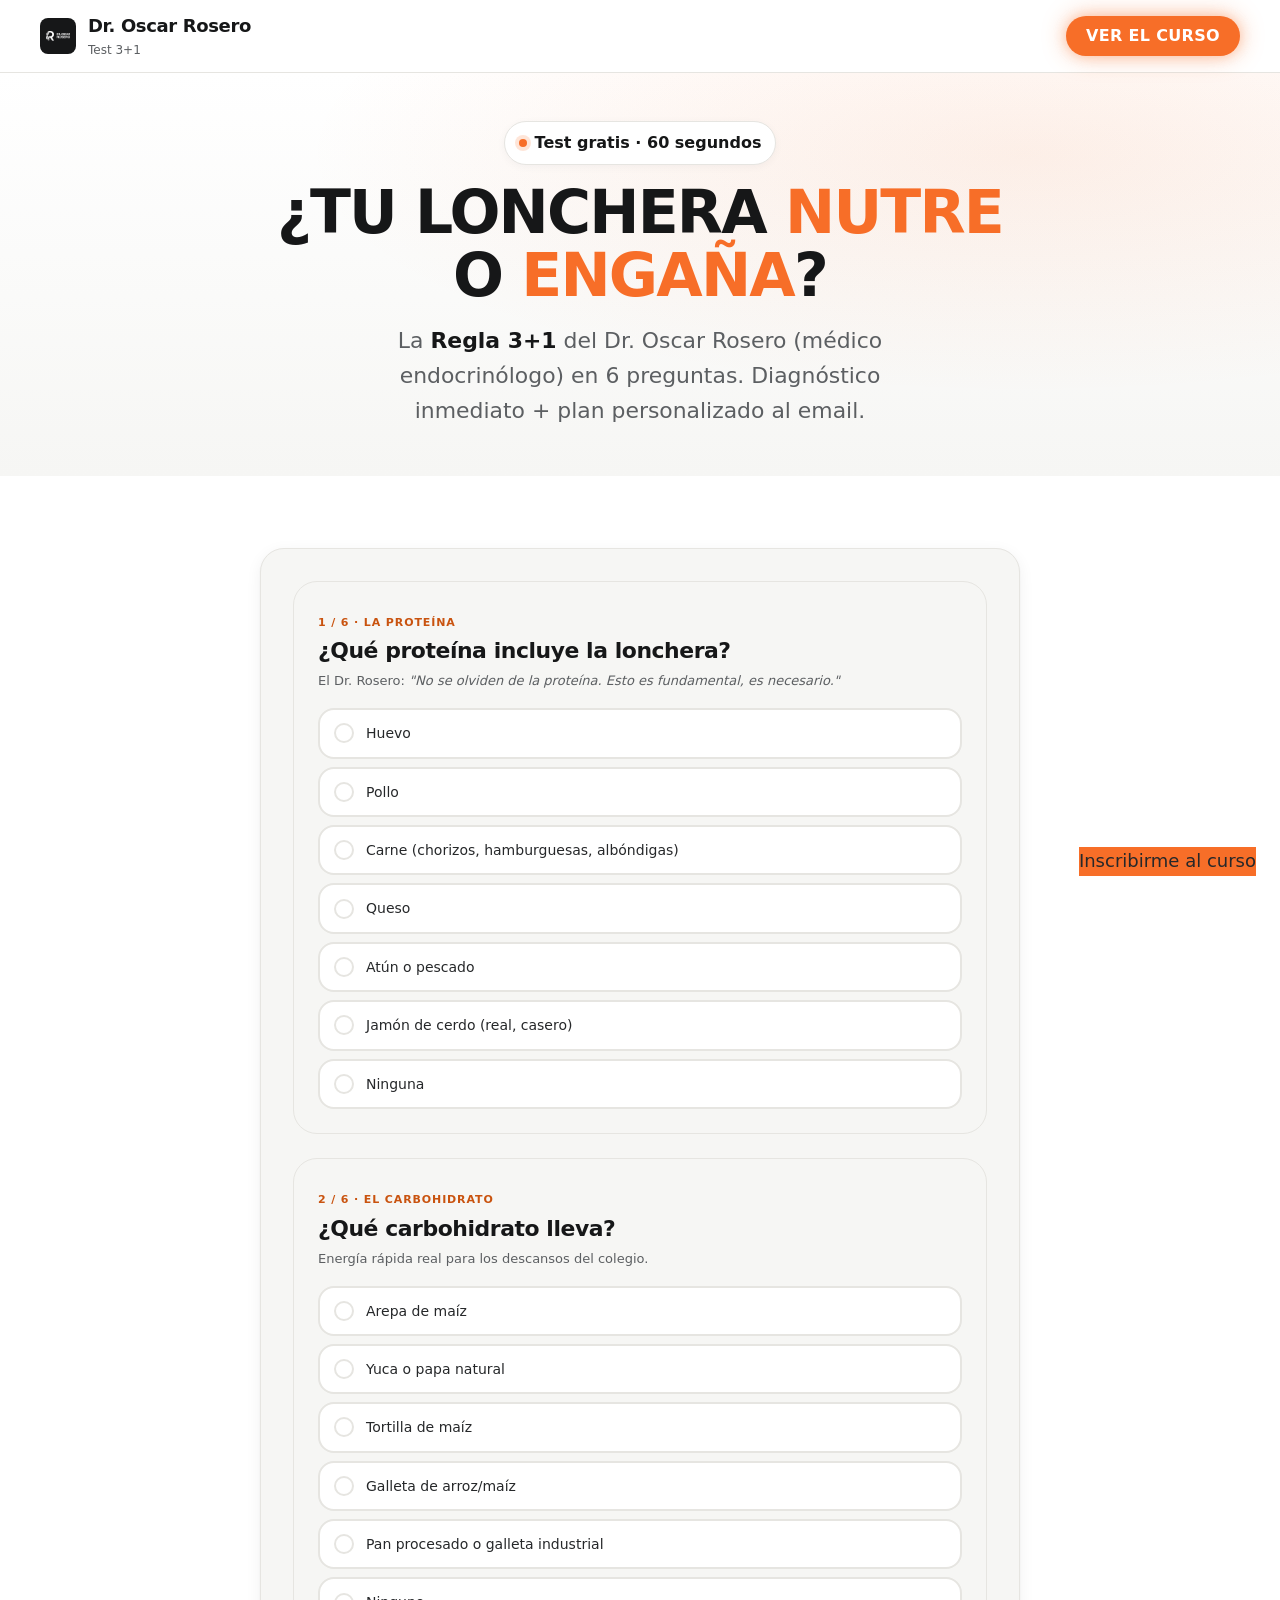
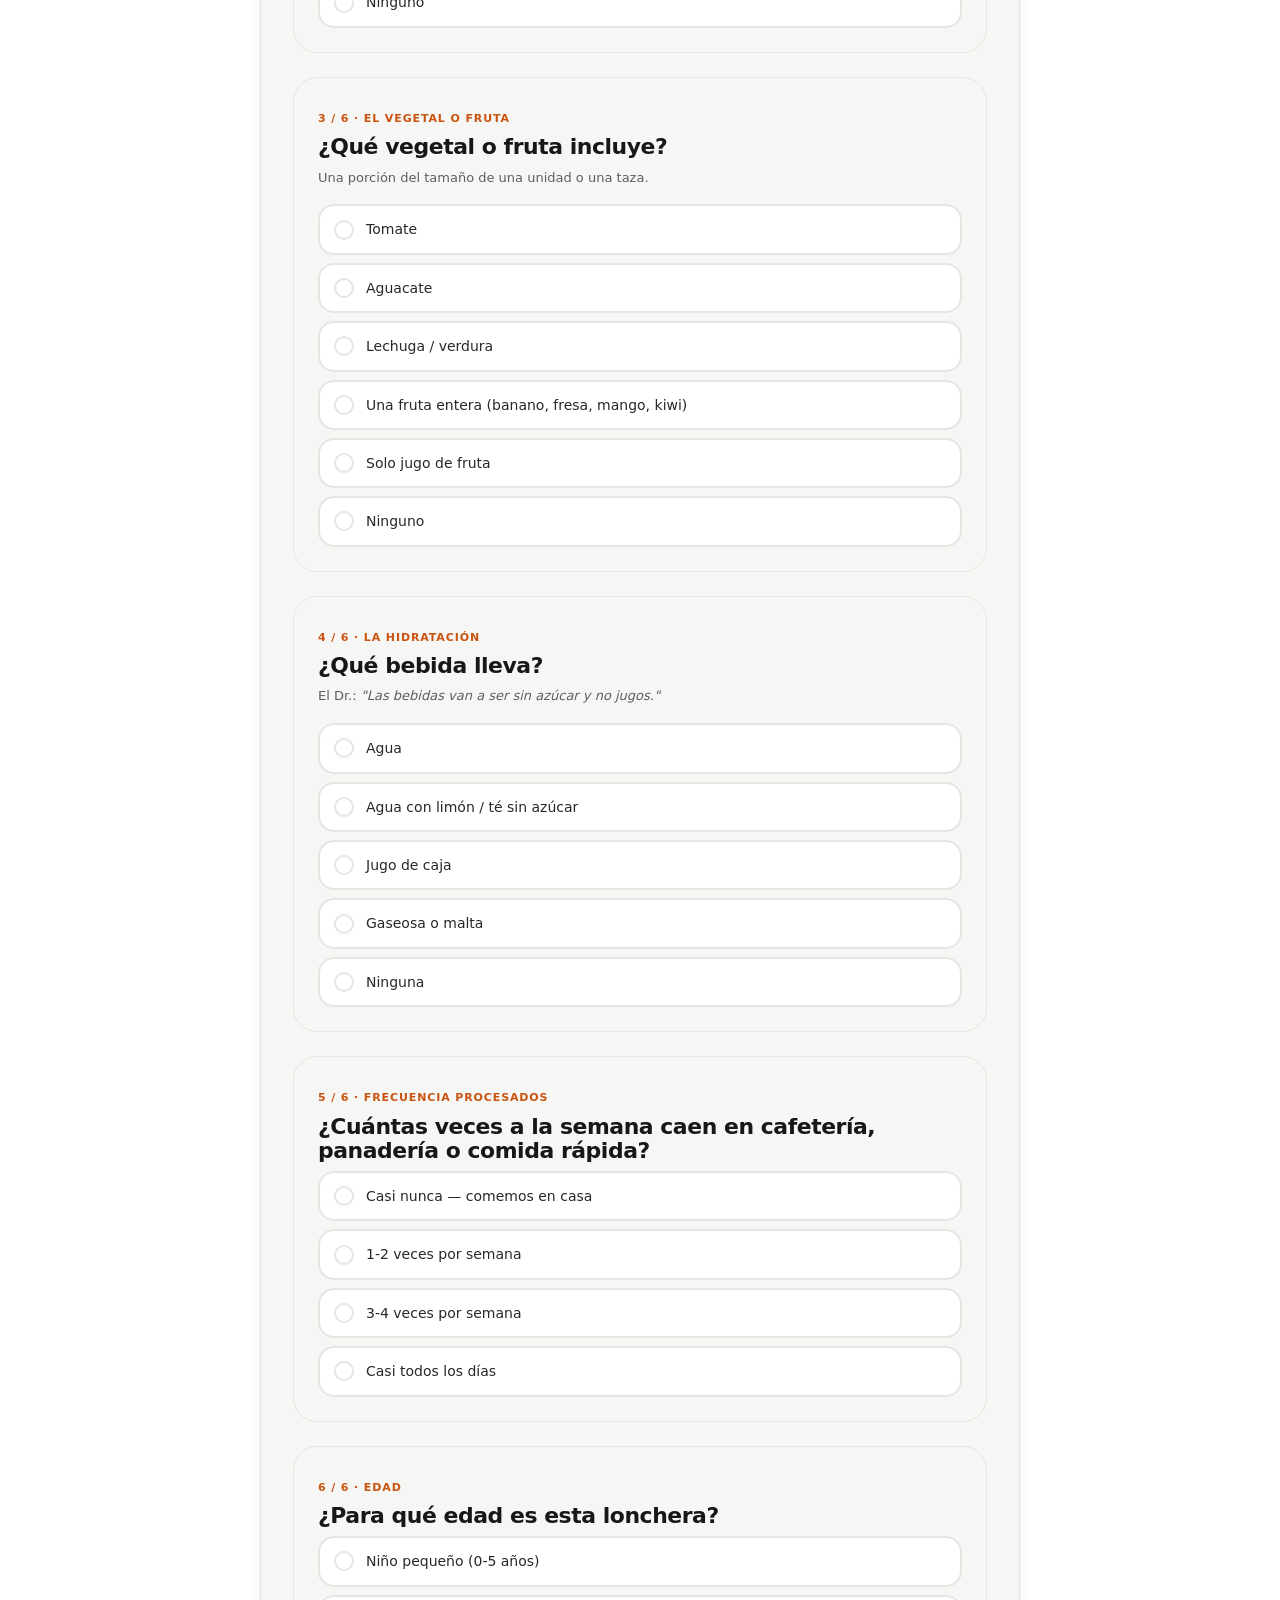
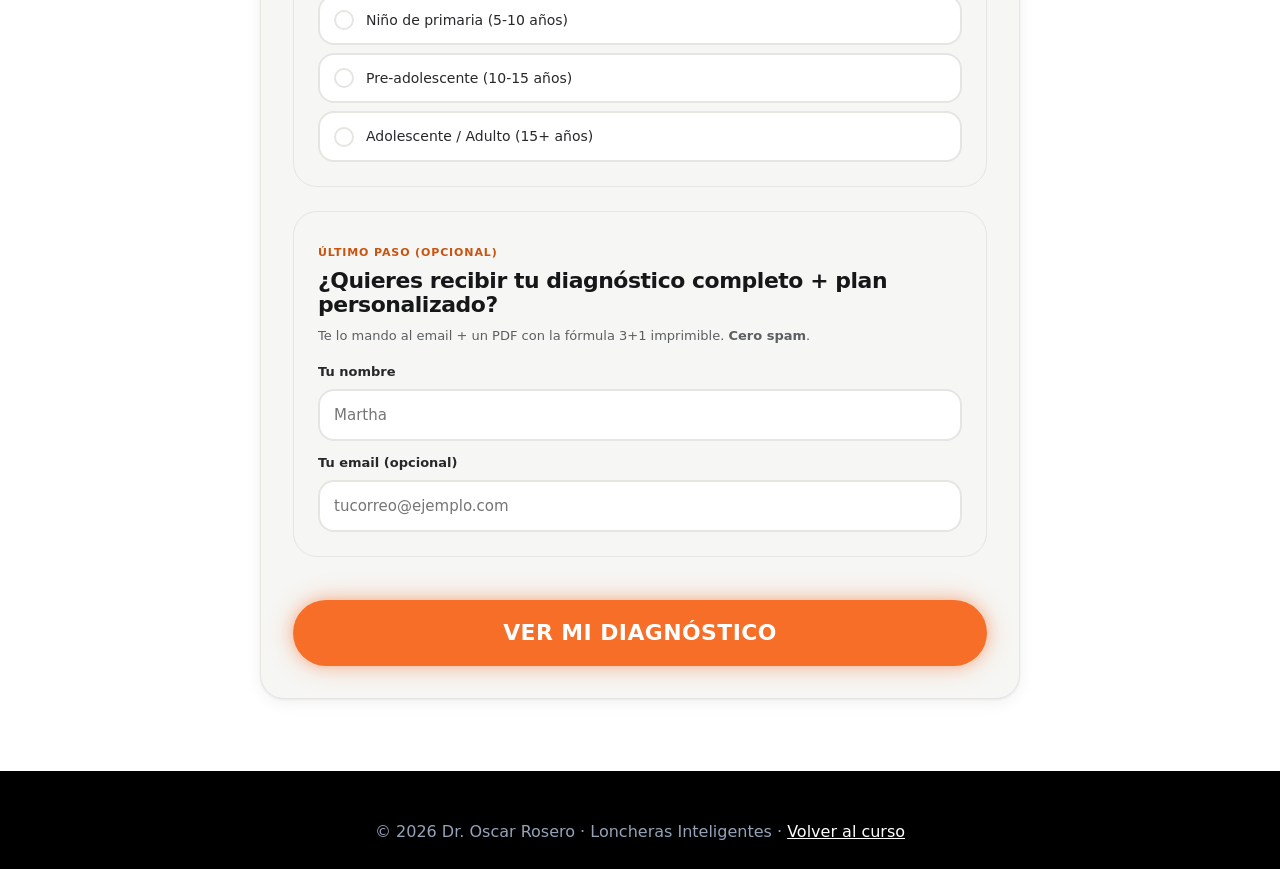
<file: site/test-3-1/index.html>
<!doctype html>
<html lang="es-CO">
<head>
  <meta charset="utf-8" />
  <meta name="viewport" content="width=device-width, initial-scale=1, viewport-fit=cover" />
  <meta name="theme-color" content="#56b221" />

  <title>Test Regla 3+1 — ¿tu lonchera nutre o engaña? · Dr. Oscar Rosero</title>
  <meta name="description" content="Test gratis de 30 segundos basado en la metodología del Dr. Oscar Rosero (médico endocrinólogo). Diagnóstico inmediato + plan personalizado al email." />
  <meta name="robots" content="index, follow" />
  <link rel="canonical" href="https://academiacomidareal.com/cursoloncheras/test-3-1/" />

  <meta property="og:title" content="Test Regla 3+1 — ¿tu lonchera nutre o engaña?" />
  <meta property="og:description" content="30 segundos. Diagnóstico inmediato del Dr. Rosero." />
  <meta property="og:image" content="https://academiacomidareal.com/cursoloncheras/_astro/fondoherohd.DjrrRnXe.png" />
  <meta property="og:type" content="website" />

  <link rel="stylesheet" href="../styles/styles.css" />
  <link rel="icon" href="data:image/svg+xml,%3Csvg xmlns='http://www.w3.org/2000/svg' viewBox='0 0 32 32'%3E%3Crect width='32' height='32' fill='%2356b221'/%3E%3Ctext x='16' y='22' font-family='sans-serif' font-weight='800' font-size='16' text-anchor='middle' fill='white'%3ER%3C/text%3E%3C/svg%3E" />

  <script>
    window.LI_CONFIG = {
      clarityId: "wo8tzv90qg",
      metaPixelId: "",
      ga4Id: "",
      hotmartProductId: "K100999555X"
    };
  </script>

  <script src="../scripts/analytics.js" defer></script>
<style id="fix-sticky-overlap">@media (max-width: 640px){ main, .test-wrap, body > .container { padding-bottom: 96px; } .sticky-cta { z-index: 60; } }</style>
</head>
<body>

  <a class="sr-only" href="#test">Saltar al test</a>

  <header class="site-header">
    <div class="container site-header__inner">
      <a class="brand" href="../" aria-label="Volver al curso">
        <img class="brand-logo" src="../assets/imgs/logo-doc.webp" alt="Dr. Oscar Rosero – Loncheras Inteligentes" width="36" height="36" />
        <span>
          Dr. Oscar Rosero
          <small>Test 3+1</small>
        </span>
      </a>
      <a class="btn header-cta" href="../#oferta" target="_blank" rel="noopener noreferrer">Ver el curso</a>
    </div>
  </header>

  <main id="contenido" class="test-extended-page">
    <section class="hero" id="test-hero">
      <div class="container hero__inner" style="text-align:center;max-width:760px;margin:0 auto">
        <span class="hero__badge"><span class="hero__badge-dot" aria-hidden="true"></span> Test gratis · 60 segundos</span>
        <h1 style="font-size:clamp(2rem,1.5rem+2.6vw,3.25rem);text-align:center">
          ¿Tu lonchera <span style="color:var(--brand)">nutre</span> o <span style="color:var(--coral)">engaña</span>?
        </h1>
        <p class="hero__sub" style="margin:0 auto var(--sp-5);max-width:560px;text-align:center">
          La <strong>Regla 3+1</strong> del Dr. Oscar Rosero (médico endocrinólogo) en 6 preguntas. Diagnóstico inmediato + plan personalizado al email.
        </p>
      </div>
    </section>

    <section class="test-section" id="test">
      <div class="container">
        <form class="test test-extended" id="test-extended" novalidate onsubmit="event.preventDefault();return false;">

          <div class="test-step" data-step="1">
            <span class="test-step__num">1 / 6 · La proteína</span>
            <h3>¿Qué proteína incluye la lonchera?</h3>
            <p class="test-step__hint">El Dr. Rosero: <em>"No se olviden de la proteína. Esto es fundamental, es necesario."</em></p>
            <div class="test-options" role="radiogroup">
              <label class="test-option"><input type="radio" name="proteina" value="huevo" required><span>Huevo</span></label>
              <label class="test-option"><input type="radio" name="proteina" value="pollo"><span>Pollo</span></label>
              <label class="test-option"><input type="radio" name="proteina" value="carne"><span>Carne (chorizos, hamburguesas, albóndigas)</span></label>
              <label class="test-option"><input type="radio" name="proteina" value="queso"><span>Queso</span></label>
              <label class="test-option"><input type="radio" name="proteina" value="atun"><span>Atún o pescado</span></label>
              <label class="test-option"><input type="radio" name="proteina" value="jamon"><span>Jamón de cerdo (real, casero)</span></label>
              <label class="test-option test-option--neg"><input type="radio" name="proteina" value="ninguna"><span>Ninguna</span></label>
            </div>
          </div>

          <div class="test-step" data-step="2">
            <span class="test-step__num">2 / 6 · El carbohidrato</span>
            <h3>¿Qué carbohidrato lleva?</h3>
            <p class="test-step__hint">Energía rápida real para los descansos del colegio.</p>
            <div class="test-options" role="radiogroup">
              <label class="test-option"><input type="radio" name="carbo" value="arepa" required><span>Arepa de maíz</span></label>
              <label class="test-option"><input type="radio" name="carbo" value="yuca"><span>Yuca o papa natural</span></label>
              <label class="test-option"><input type="radio" name="carbo" value="tortilla"><span>Tortilla de maíz</span></label>
              <label class="test-option"><input type="radio" name="carbo" value="galleta-arroz"><span>Galleta de arroz/maíz</span></label>
              <label class="test-option test-option--neg"><input type="radio" name="carbo" value="pan-procesado"><span>Pan procesado o galleta industrial</span></label>
              <label class="test-option test-option--neg"><input type="radio" name="carbo" value="ninguno"><span>Ninguno</span></label>
            </div>
          </div>

          <div class="test-step" data-step="3">
            <span class="test-step__num">3 / 6 · El vegetal o fruta</span>
            <h3>¿Qué vegetal o fruta incluye?</h3>
            <p class="test-step__hint">Una porción del tamaño de una unidad o una taza.</p>
            <div class="test-options" role="radiogroup">
              <label class="test-option"><input type="radio" name="vegetal" value="tomate" required><span>Tomate</span></label>
              <label class="test-option"><input type="radio" name="vegetal" value="aguacate"><span>Aguacate</span></label>
              <label class="test-option"><input type="radio" name="vegetal" value="lechuga"><span>Lechuga / verdura</span></label>
              <label class="test-option"><input type="radio" name="vegetal" value="fruta"><span>Una fruta entera (banano, fresa, mango, kiwi)</span></label>
              <label class="test-option test-option--neg"><input type="radio" name="vegetal" value="jugo"><span>Solo jugo de fruta</span></label>
              <label class="test-option test-option--neg"><input type="radio" name="vegetal" value="ninguno"><span>Ninguno</span></label>
            </div>
          </div>

          <div class="test-step" data-step="4">
            <span class="test-step__num">4 / 6 · La hidratación</span>
            <h3>¿Qué bebida lleva?</h3>
            <p class="test-step__hint">El Dr.: <em>"Las bebidas van a ser sin azúcar y no jugos."</em></p>
            <div class="test-options" role="radiogroup">
              <label class="test-option"><input type="radio" name="hidrata" value="agua" required><span>Agua</span></label>
              <label class="test-option"><input type="radio" name="hidrata" value="agua-limon"><span>Agua con limón / té sin azúcar</span></label>
              <label class="test-option test-option--neg"><input type="radio" name="hidrata" value="jugo-caja"><span>Jugo de caja</span></label>
              <label class="test-option test-option--neg"><input type="radio" name="hidrata" value="gaseosa"><span>Gaseosa o malta</span></label>
              <label class="test-option test-option--neg"><input type="radio" name="hidrata" value="ninguna"><span>Ninguna</span></label>
            </div>
          </div>

          <div class="test-step" data-step="5">
            <span class="test-step__num">5 / 6 · Frecuencia procesados</span>
            <h3>¿Cuántas veces a la semana caen en cafetería, panadería o comida rápida?</h3>
            <div class="test-options" role="radiogroup">
              <label class="test-option"><input type="radio" name="frecuencia" value="nunca" required><span>Casi nunca — comemos en casa</span></label>
              <label class="test-option"><input type="radio" name="frecuencia" value="1-2"><span>1-2 veces por semana</span></label>
              <label class="test-option test-option--neg"><input type="radio" name="frecuencia" value="3-4"><span>3-4 veces por semana</span></label>
              <label class="test-option test-option--neg"><input type="radio" name="frecuencia" value="diario"><span>Casi todos los días</span></label>
            </div>
          </div>

          <div class="test-step" data-step="6">
            <span class="test-step__num">6 / 6 · Edad</span>
            <h3>¿Para qué edad es esta lonchera?</h3>
            <div class="test-options" role="radiogroup">
              <label class="test-option"><input type="radio" name="edad" value="0-5" required><span>Niño pequeño (0-5 años)</span></label>
              <label class="test-option"><input type="radio" name="edad" value="5-10"><span>Niño de primaria (5-10 años)</span></label>
              <label class="test-option"><input type="radio" name="edad" value="10-15"><span>Pre-adolescente (10-15 años)</span></label>
              <label class="test-option"><input type="radio" name="edad" value="adulto"><span>Adolescente / Adulto (15+ años)</span></label>
            </div>
          </div>

          <div class="test-step" data-step="email">
            <span class="test-step__num">Último paso (opcional)</span>
            <h3>¿Quieres recibir tu diagnóstico completo + plan personalizado?</h3>
            <p class="test-step__hint">Te lo mando al email + un PDF con la fórmula 3+1 imprimible. <strong>Cero spam</strong>.</p>
            <div class="test-fields">
              <label class="test-field">
                <span>Tu nombre</span>
                <input type="text" name="name" autocomplete="given-name" placeholder="Martha" />
              </label>
              <label class="test-field">
                <span>Tu email (opcional)</span>
                <input type="email" name="email" autocomplete="email" placeholder="tucorreo@ejemplo.com" />
              </label>
            </div>
          </div>

          <p class="test__error" id="test-errors" role="alert" aria-live="polite"></p>

          <button class="btn btn--lg" type="submit" style="width:100%">Ver mi diagnóstico</button>

          <div class="test__result" id="test-result" role="status" aria-live="polite"></div>
        </form>
      </div>
    </section>
  </main>

  <a class="sticky-cta is-visible" id="sticky-cta" href="../#oferta" target="_blank" rel="noopener noreferrer">
    <span id="sticky-cta-text">Inscribirme al curso</span>
    <span class="sticky-cta__price" data-price-usd="30">$30 USD</span>
  </a>

  <footer class="site-footer">
    <div class="container">
      <p>© 2026 Dr. Oscar Rosero · Loncheras Inteligentes · <a href="../" style="color:#fff;text-decoration:underline">Volver al curso</a></p>
    </div>
  </footer>

  <script src="../scripts/currency-switcher.js" defer></script>
  <script src="../scripts/test-extended.js?v=20260705" defer></script>
</body>
</html>
</file>
<file: site/styles/styles.css>
@charset "UTF-8";
@import "./tokens.css";

/* === RESET ============================================== */
*, *::before, *::after { box-sizing: border-box; }
html { -webkit-text-size-adjust: 100%; text-size-adjust: 100%; scroll-behavior: smooth; }
body {
  margin: 0;
  font-family: var(--font-body);
  font-size: var(--fs-md);
  line-height: 1.6;
  color: var(--ink);
  background: var(--paper);
  -webkit-font-smoothing: antialiased;
  text-rendering: optimizeLegibility;
}
img, svg, picture, video { display: block; max-width: 100%; height: auto; }
button { font: inherit; cursor: pointer; border: 0; background: none; color: inherit; }
a { color: var(--ink); text-decoration: none; }
a:hover { color: var(--brand-dark); }
h1,h2,h3,h4 {
  font-family: var(--font-display);
  font-weight: 800;
  line-height: 1.1;
  letter-spacing: -0.02em;
  margin: 0 0 var(--sp-4);
  color: var(--ink-strong);
}
/* Guía de marca: titulares principales en Black + MAYÚSCULAS */
h1, h2 {
  font-weight: 900;
  text-transform: uppercase;
  letter-spacing: -0.01em;
}
h1 { font-size: var(--fs-3xl); }
h2 { font-size: var(--fs-2xl); }
h3 { font-size: var(--fs-xl); }
h4 { font-size: var(--fs-lg); }
p  { margin: 0 0 var(--sp-4); }
strong { font-weight: 700; }
em.brand { font-style: normal; color: var(--brand-dark); font-weight: 800; }

:focus-visible { outline: 3px solid var(--brand); outline-offset: 3px; border-radius: 4px; }

/* === LAYOUT ============================================== */
.container { width: min(100% - 2rem, var(--container)); margin-inline: auto; }
.container--narrow { max-width: var(--container-narrow); margin-inline: auto; }
.section { padding: var(--sp-8) 0; }
.section--sm { padding: var(--sp-7) 0; }

.eyebrow {
  display: inline-block;
  font-size: var(--fs-sm);
  font-weight: 700;
  text-transform: uppercase;
  letter-spacing: 0.1em;
  color: var(--brand-dark);
  margin-bottom: var(--sp-3);
}
.section-head { text-align: center; margin-bottom: var(--sp-7); }
.section-head h2 { font-size: clamp(1.875rem, 1.4rem + 2.4vw, 2.75rem); text-wrap: balance; }
.section-head p { color: var(--ink-muted); max-width: 60ch; margin-inline: auto; font-size: var(--fs-md); }
.divider-dot {
  width: 56px; height: 3px;
  background: var(--brand);
  border-radius: 9999px;
  margin: var(--sp-4) auto 0;
}

/* === BUTTON PILL CON GLOW (réplica del CTA del sitio) === */
.btn {
  display: inline-flex;
  align-items: center;
  justify-content: center;
  gap: var(--sp-2);
  background: var(--brand);
  color: #fff;
  padding: 18px 36px;
  font-weight: 700;
  font-size: var(--fs-md);
  letter-spacing: 0.02em;
  border-radius: var(--radius-pill);
  box-shadow: var(--shadow-glow);
  transition: transform var(--t-fast) var(--ease), box-shadow var(--t-fast) var(--ease), background var(--t-fast) var(--ease);
  text-decoration: none;
  text-transform: uppercase;
  font-family: var(--font-display);
  line-height: 1;
  border: 0;
  cursor: pointer;
}
.btn:hover {
  background: var(--brand-dark);
  box-shadow: var(--shadow-glow-strong);
  transform: translateY(-1px);
  color: #fff;
}
.btn:active { transform: translateY(0); }
.btn--lg { padding: 22px 44px; font-size: var(--fs-lg); }
@media (max-width: 480px) {
  .btn { padding: 16px 22px; font-size: 14px; }
  .btn--lg { padding: 18px 24px; font-size: 15px; }
}
.btn--ghost {
  background: transparent;
  color: var(--brand-dark);
  box-shadow: inset 0 0 0 2px var(--brand);
}
.btn--ghost:hover { background: var(--brand); color: #fff; }
.btn--white {
  background: #fff;
  color: var(--ink-strong);
  box-shadow: 0 6px 20px rgba(0,0,0,0.15);
  text-transform: none;
}

/* === HEADER ============================================= */
.site-header {
  position: sticky;
  top: 0;
  z-index: 50;
  background: rgba(255, 255, 255, 0.92);
  backdrop-filter: saturate(160%) blur(8px);
  border-bottom: 1px solid var(--paper-line);
}
.site-header__inner {
  display: flex;
  align-items: center;
  justify-content: space-between;
  padding: var(--sp-3) 0;
  gap: var(--sp-4);
}
.brand {
  display: flex;
  align-items: center;
  gap: var(--sp-3);
  font-weight: 800;
  font-size: var(--fs-md);
  text-decoration: none;
  color: var(--ink-strong);
  letter-spacing: -0.02em;
}
.brand-mark {
  width: 38px; height: 38px;
  display: grid; place-items: center;
  background: var(--ink-strong);
  color: #fff;
  border-radius: var(--radius-sm);
  font-weight: 800;
  font-size: 14px;
}
.brand-logo {
  width: 36px; height: 36px;
  background: var(--ink-strong);
  border-radius: var(--radius-sm);
  padding: 6px;
  object-fit: contain;
}
.brand small { display: block; font-weight: 500; color: var(--ink-muted); font-size: 12px; letter-spacing: normal; }
.header-cta { display: none; padding: 12px 20px; font-size: var(--fs-sm); }
@media (min-width: 768px) { .header-cta { display: inline-flex; } }

.header-actions { display: flex; align-items: center; gap: var(--sp-3); }

/* Currency switcher pill */
.currency-switcher {
  display: inline-flex;
  background: var(--paper-soft);
  border: 1px solid var(--paper-line);
  border-radius: var(--radius-pill);
  padding: 3px;
  gap: 2px;
}
.currency-switcher__btn {
  background: transparent;
  border: 0;
  padding: 6px 12px;
  border-radius: var(--radius-pill);
  font-size: 12px;
  font-weight: 700;
  color: var(--ink-muted);
  cursor: pointer;
  transition: background var(--t-fast) var(--ease), color var(--t-fast) var(--ease);
  letter-spacing: 0.04em;
  min-width: 44px;
}
.currency-switcher__btn.is-active {
  background: var(--brand);
  color: #fff;
  box-shadow: 0 2px 6px rgba(247, 110, 40, 0.3);
}
.currency-switcher__btn:hover:not(.is-active) { color: var(--ink-strong); background: rgba(15, 23, 42, 0.04); }

/* Trust badges */
.trust-badges {
  display: flex;
  flex-wrap: wrap;
  gap: var(--sp-2);
  margin-top: var(--sp-4);
}
.trust-badge {
  display: inline-flex;
  align-items: center;
  gap: 6px;
  background: #fff;
  border: 1px solid var(--paper-line);
  padding: 8px 14px;
  border-radius: var(--radius-pill);
  font-size: 13px;
  font-weight: 600;
  color: var(--ink-strong);
  box-shadow: 0 1px 2px rgba(15, 23, 42, 0.04);
}
.trust-badge__icon { font-size: 14px; }

/* Transition section "no eres tú" */
.transition-section {
  padding: var(--sp-7) 0;
  background: #fff;
  text-align: center;
}
.transition-section h2 {
  font-size: clamp(1.5rem, 1.2rem + 1.5vw, 2.25rem);
  max-width: 760px;
  margin: 0 auto;
}
.transition-section .green { color: var(--green); }

/* Mito section (comparativa) */
.mito-section {
  padding: var(--sp-8) 0;
  background: var(--paper-soft);
}
.mito-grid {
  display: grid;
  gap: var(--sp-4);
  grid-template-columns: 1fr;
  margin-bottom: var(--sp-6);
  max-width: 940px;
  margin-inline: auto;
}
@media (min-width: 768px) { .mito-grid { grid-template-columns: 1fr 1fr; gap: var(--sp-5); } }

.mito-card {
  background: #fff;
  border-radius: var(--radius-lg);
  padding: var(--sp-5) var(--sp-5) var(--sp-6);
  border: 1px solid var(--paper-line);
  box-shadow: var(--shadow-card);
  display: flex;
  flex-direction: column;
  gap: var(--sp-3);
  position: relative;
}
.mito-card--bad { border-top: 4px solid var(--coral); }
.mito-card--good { border-top: 4px solid var(--green); }
.mito-card__tag {
  display: inline-block;
  font-size: var(--fs-sm);
  font-weight: 800;
  letter-spacing: -0.01em;
}
.mito-card--bad .mito-card__tag { color: var(--coral); }
.mito-card--good .mito-card__tag { color: var(--green-dark); }
.mito-card__list { list-style: none; padding: 0; margin: 0; display: grid; gap: 6px; }
.mito-card__list li {
  padding: 8px 0 8px 24px;
  font-size: var(--fs-sm);
  border-bottom: 1px dashed var(--paper-line);
  position: relative;
}
.mito-card__list li:last-child { border-bottom: 0; }
.mito-card--bad .mito-card__list li::before {
  content: "\00d7";
  position: absolute;
  left: 0;
  color: var(--coral);
  font-weight: 800;
  font-size: 18px;
  line-height: 1;
}
.mito-card--good .mito-card__list li::before {
  content: "\2713";
  position: absolute;
  left: 0;
  color: var(--brand);
  font-weight: 800;
}
.mito-card__cost {
  background: var(--paper-soft);
  border-radius: var(--radius);
  padding: 14px 16px;
  margin-top: auto;
  display: grid;
  grid-template-columns: 1fr auto;
  align-items: center;
  gap: 6px 14px;
}
.mito-card__cost-label {
  grid-column: 1;
  grid-row: 1;
  font-size: 11px;
  font-weight: 700;
  text-transform: uppercase;
  letter-spacing: 0.08em;
  color: var(--ink-muted);
}
.mito-card__cost-bars {
  grid-column: 2;
  grid-row: 1 / span 2;
  font-size: clamp(2rem, 1.5rem + 1.5vw, 2.5rem);
  font-weight: 800;
  font-variant-numeric: tabular-nums;
  letter-spacing: -0.02em;
  line-height: 1;
}
.mito-card--bad .mito-card__cost-bars { color: var(--coral); }
.mito-card--good .mito-card__cost-bars { color: var(--green); }
.mito-card__cost-tag {
  grid-column: 1;
  grid-row: 2;
  font-size: var(--fs-sm);
  font-weight: 700;
}
.mito-card--bad .mito-card__cost-tag { color: var(--coral); }
.mito-card--good .mito-card__cost-tag { color: var(--green-dark); }
.mito-card__effect { font-size: 13px; color: var(--ink-muted); line-height: 1.5; margin: 0; }
.mito-card__effect strong { color: var(--ink-strong); font-weight: 700; }

.mito-quote {
  max-width: 720px;
  margin: 0 auto;
  text-align: center;
  padding: var(--sp-5);
  background: var(--green-soft);
  border-left: 4px solid var(--green);
  border-radius: var(--radius);
}
.mito-quote p { font-size: var(--fs-lg); font-weight: 600; color: var(--ink-strong); margin: 0 0 8px; line-height: 1.4; }
.mito-quote cite { font-size: var(--fs-sm); color: var(--ink-muted); font-style: normal; }
.mito-disclaimer { font-size: 12px; color: var(--ink-subtle); text-align: center; margin-top: var(--sp-4); }

/* Calculadora */
.calc-section {
  padding: var(--sp-8) 0;
  background: linear-gradient(180deg, #fff 0%, var(--brand-soft) 100%);
}
.calc {
  max-width: 720px;
  margin: 0 auto;
  background: #fff;
  border: 1px solid var(--paper-line);
  border-radius: var(--radius-lg);
  padding: var(--sp-6);
  box-shadow: var(--shadow-card);
}
/* === Choices (5 opciones tipo radio-card) === */
.calc__choices {
  border: 0;
  padding: 0;
  margin: 0 0 var(--sp-5);
  display: grid;
  gap: 10px;
}
.calc__legend {
  font-weight: 700;
  color: var(--ink-strong);
  margin-bottom: var(--sp-3);
  padding: 0;
  font-size: var(--fs-md);
}
.calc__choice {
  display: flex;
  align-items: flex-start;
  gap: 12px;
  padding: 14px 16px;
  background: #fff;
  border: 2px solid var(--paper-line);
  border-radius: var(--radius);
  cursor: pointer;
  transition: border-color var(--t-fast) var(--ease), background var(--t-fast) var(--ease);
}
.calc__choice:hover { border-color: rgba(247, 110, 40, 0.45); background: #fbfdfa; }
.calc__choice input[type="radio"] {
  appearance: none;
  -webkit-appearance: none;
  width: 22px; height: 22px;
  border: 2px solid var(--paper-line);
  border-radius: 50%;
  margin: 2px 0 0 0;
  cursor: pointer;
  flex-shrink: 0;
  position: relative;
  transition: border-color var(--t-fast) var(--ease);
  background: #fff;
}
.calc__choice input[type="radio"]:checked {
  border-color: var(--brand);
  border-width: 6px;
}
.calc__choice:has(input:checked) {
  border-color: var(--brand);
  background: var(--brand-soft);
  box-shadow: 0 2px 12px rgba(247, 110, 40, 0.10);
}
.calc__choice-body { display: flex; flex-direction: column; gap: 3px; }
.calc__choice-text {
  font-size: var(--fs-md);
  font-weight: 700;
  color: var(--ink-strong);
  line-height: 1.3;
}
.calc__choice-detail {
  font-size: 13px;
  color: var(--ink-muted);
  line-height: 1.45;
}
.calc__choice:has(input:checked) .calc__choice-text { color: var(--brand-dark); }

.calc__results {
  display: grid;
  gap: var(--sp-3);
  grid-template-columns: 1fr;
  margin-bottom: var(--sp-4);
}
@media (min-width: 600px) { .calc__results { grid-template-columns: repeat(3, 1fr); } }
.calc__result {
  text-align: center;
  padding: var(--sp-5) var(--sp-4);
  background: var(--paper-soft);
  border-radius: var(--radius);
  border: 1px solid var(--paper-line);
  display: flex;
  flex-direction: column;
  align-items: center;
  gap: 4px;
}
.calc__result-label {
  display: block;
  font-size: 13px;
  font-weight: 600;
  color: var(--ink-muted);
}
.calc__result-value {
  display: block;
  font-size: clamp(1.125rem, 0.9rem + 1vw, 1.625rem);
  font-weight: 800;
  color: var(--ink-strong);
  font-variant-numeric: tabular-nums;
  letter-spacing: -0.02em;
  margin-top: 2px;
}
.calc__result-foot {
  display: block;
  font-size: 11px;
  color: var(--ink-subtle);
  margin-top: 4px;
}
.calc__result--gasto .calc__result-value { color: var(--coral); }
.calc__result--curso { background: #fff; border-color: var(--brand); }
.calc__result--curso .calc__result-value { color: var(--ink-strong); }
.calc__result--ahorro { background: var(--green); border-color: var(--green); }
.calc__result--ahorro .calc__result-label,
.calc__result--ahorro .calc__result-foot { color: rgba(255, 255, 255, 0.92); }
.calc__result--ahorro .calc__result-value { color: #fff; font-size: clamp(1.375rem, 1.05rem + 1.2vw, 1.875rem); }

.calc__quote { font-size: var(--fs-sm); color: var(--ink-muted); padding: var(--sp-3); background: var(--paper-soft); border-left: 3px solid var(--brand); border-radius: 0 var(--radius-sm) var(--radius-sm) 0; margin-bottom: var(--sp-4); }
.calc__quote em { color: var(--ink-strong); font-weight: 600; }
.calc__quote span { display: block; font-size: 11px; color: var(--ink-subtle); margin-top: 4px; }
.calc__disclaimer { font-size: 11px; color: var(--ink-subtle); text-align: center; margin: var(--sp-3) 0 0; }

/* === HERO (split layout — texto a la izq, foto a la der) === */
.hero {
  position: relative;
  background:
    radial-gradient(1200px 400px at 80% 20%, rgba(247, 110, 40, 0.10), transparent 60%),
    linear-gradient(180deg, #ffffff 0%, var(--paper-soft) 100%);
  padding: var(--sp-8) 0 var(--sp-7);
  overflow: hidden;
}
.hero__grid {
  display: grid;
  gap: var(--sp-5);
  grid-template-columns: 1fr;
  align-items: center;
}
/* Mobile: el video del Dr. aparece PRIMERO (cara visible en el primer fold) */
@media (max-width: 919px) {
  .hero__visual { order: -1; }
  .hero__visual { aspect-ratio: 16 / 10; max-width: 100%; }
}

/* ================== MOCKUP "VISTA PREVIA DEL CURSO" ================== */
.preview-section {
  padding: var(--sp-6) 0 var(--sp-7);
  background: linear-gradient(180deg, #f8fafc 0%, #fff 100%);
}
.preview-section .section-head { margin-bottom: var(--sp-5); }
.preview-section__note {
  text-align: center;
  color: var(--ink-muted);
  font-size: var(--fs-sm);
  margin-top: var(--sp-4);
}

.device-mockup {
  max-width: 920px;
  margin: 0 auto;
  background: #1e293b;
  border-radius: 14px 14px 6px 6px;
  padding: 0;
  box-shadow:
    0 30px 60px -20px rgba(15, 23, 42, 0.35),
    0 12px 24px -12px rgba(15, 23, 42, 0.25);
  overflow: hidden;
  position: relative;
}
.device-mockup__bar {
  display: flex;
  align-items: center;
  gap: 8px;
  padding: 10px 14px;
  background: #0f172a;
}
.device-mockup__dot {
  width: 11px; height: 11px; border-radius: 50%;
  background: #334155;
}
.device-mockup__dot:nth-child(1) { background: #ef4444; }
.device-mockup__dot:nth-child(2) { background: #f59e0b; }
.device-mockup__dot:nth-child(3) { background: #22c55e; }
.device-mockup__url {
  margin-left: 14px;
  font-family: ui-monospace, SFMono-Regular, monospace;
  font-size: 12px;
  color: #94a3b8;
  background: #1e293b;
  padding: 4px 12px;
  border-radius: 6px;
  flex: 1;
  text-align: center;
  max-width: 340px;
}
.device-mockup__screen {
  background: #fff;
  padding: var(--sp-4);
}
.device-mockup__grid {
  display: grid;
  grid-template-columns: repeat(4, 1fr);
  gap: 12px;
}
.device-mockup__tile {
  margin: 0;
  border-radius: 8px;
  overflow: hidden;
  background: #f1f5f9;
  position: relative;
}
.device-mockup__tile img {
  display: block;
  width: 100%;
  height: auto;
  aspect-ratio: 16 / 9;
  object-fit: cover;
}
.device-mockup__tile figcaption {
  position: absolute;
  bottom: 0; left: 0; right: 0;
  padding: 6px 8px;
  background: linear-gradient(180deg, rgba(0,0,0,0) 0%, rgba(15,23,42,0.85) 100%);
  color: #fff;
  font-size: 11px;
  font-weight: 600;
  text-align: left;
  line-height: 1.2;
}
.device-mockup__base {
  height: 8px;
  background: linear-gradient(180deg, #1e293b 0%, #0f172a 100%);
}

@media (max-width: 760px) {
  .device-mockup__grid { grid-template-columns: repeat(2, 1fr); gap: 8px; }
  .device-mockup__url { display: none; }
  .device-mockup__screen { padding: var(--sp-3); }
  .device-mockup__tile figcaption { font-size: 10px; padding: 5px 7px; }
}

/* ================== ANTES vs DESPUÉS (ilustrativo) ================== */
.vs-block {
  margin-top: var(--sp-7);
  padding: var(--sp-6) var(--sp-4);
  background: #fff;
  border: 1px solid #e2e8f0;
  border-radius: 16px;
}
.vs-block__title {
  text-align: center;
  font-size: var(--fs-xl);
  margin: 0 0 8px;
  color: var(--ink-strong);
}
.vs-block__sub {
  text-align: center;
  color: var(--ink-muted);
  margin: 0 0 var(--sp-5);
}
.vs-grid {
  display: grid;
  grid-template-columns: 1fr auto 1fr;
  align-items: stretch;
  gap: var(--sp-3);
}
.vs-card {
  background: #fff;
  border: 1px solid #e2e8f0;
  border-radius: 14px;
  padding: var(--sp-4);
  display: flex;
  flex-direction: column;
  gap: 12px;
}
.vs-card--before { background: #fef2f2; border-color: #fecaca; }
.vs-card--after  { background: #f0fdf4; border-color: #bbf7d0; }
.vs-card__head {
  display: flex; align-items: center; gap: 10px;
  font-size: var(--fs-lg);
  color: var(--ink-strong);
}
.vs-card__tag {
  display: inline-block;
  font-size: 11px;
  font-weight: 800;
  text-transform: uppercase;
  letter-spacing: 0.08em;
  padding: 4px 10px;
  border-radius: 999px;
  background: #dc2626;
  color: #fff;
}
.vs-card__tag--ok { background: var(--green); }
.vs-card__items {
  list-style: none;
  padding: 0;
  margin: 0;
  display: grid;
  gap: 10px;
}
.vs-card__items li {
  display: flex;
  gap: 10px;
  align-items: flex-start;
  font-size: var(--fs-md);
}
.vs-card__emoji {
  font-size: 22px;
  line-height: 1;
  flex-shrink: 0;
}
.vs-card__foot {
  margin: auto 0 0;
  padding-top: 12px;
  border-top: 1px dashed rgba(15, 23, 42, 0.15);
  font-size: var(--fs-sm);
  color: var(--ink-muted);
  font-style: italic;
}
.vs-arrow {
  align-self: center;
  font-size: 32px;
  color: var(--brand);
  font-weight: 900;
}
.vs-block__disclaimer {
  margin: var(--sp-4) 0 0;
  text-align: center;
  font-size: var(--fs-xs);
  color: var(--ink-muted);
}

@media (max-width: 760px) {
  .vs-grid { grid-template-columns: 1fr; }
  .vs-arrow { transform: rotate(90deg); margin: 4px auto; }
  .vs-block { padding: var(--sp-4) var(--sp-3); }
}
@media (min-width: 920px) {
  .hero__grid { grid-template-columns: 1.1fr 1fr; gap: var(--sp-7); }
}

.hero__copy { max-width: 640px; }

.hero__badge {
  display: inline-flex;
  align-items: center;
  gap: 8px;
  background: #fff;
  border: 1px solid var(--paper-line);
  padding: 8px 14px;
  border-radius: var(--radius-pill);
  font-size: var(--fs-sm);
  font-weight: 700;
  color: var(--ink-strong);
  margin-bottom: var(--sp-4);
  box-shadow: 0 2px 8px rgba(15, 23, 42, 0.04);
}
.hero__badge-dot {
  width: 8px; height: 8px;
  background: var(--brand);
  border-radius: 50%;
  box-shadow: 0 0 0 4px rgba(247, 110, 40, 0.18);
}

.hero h1 {
  font-size: clamp(2rem, 1.5rem + 3vw, 3.75rem);
  letter-spacing: -0.03em;
  color: var(--ink-strong);
  margin-bottom: var(--sp-4);
  line-height: 1.05;
}
.hero h1 .accent { color: var(--brand); display: inline-block; }

.hero__sub {
  font-size: var(--fs-lg);
  color: var(--ink-muted);
  max-width: 540px;
  margin: 0 0 var(--sp-5);
  font-weight: 500;
}
.hero__sub strong { color: var(--ink-strong); }

.hero__cta-row { display: flex; flex-wrap: wrap; gap: var(--sp-3); }

.hero__trust {
  list-style: none;
  padding: 0;
  margin: var(--sp-6) 0 0;
  display: flex;
  flex-wrap: wrap;
  gap: var(--sp-4);
  font-size: var(--fs-sm);
  color: var(--ink-muted);
}
.hero__trust li {
  display: inline-flex;
  align-items: center;
  gap: 6px;
}
.hero__trust li::before {
  content: "";
  width: 16px; height: 16px;
  background: var(--green);
  -webkit-mask: url("data:image/svg+xml;utf8,<svg xmlns='http://www.w3.org/2000/svg' viewBox='0 0 16 16'><path d='M3 8l3 3 7-7' fill='none' stroke='black' stroke-width='2.5' stroke-linecap='round' stroke-linejoin='round'/></svg>") center/contain no-repeat;
          mask: url("data:image/svg+xml;utf8,<svg xmlns='http://www.w3.org/2000/svg' viewBox='0 0 16 16'><path d='M3 8l3 3 7-7' fill='none' stroke='black' stroke-width='2.5' stroke-linecap='round' stroke-linejoin='round'/></svg>") center/contain no-repeat;
  flex-shrink: 0;
}

.hero__visual {
  position: relative;
  margin: 0;
  border-radius: var(--radius-lg);
  overflow: hidden;
  box-shadow: 0 24px 60px rgba(15, 23, 42, 0.18), 0 6px 12px rgba(15, 23, 42, 0.08);
  isolation: isolate;
  background: var(--paper-soft);
  aspect-ratio: 16 / 10;
  max-width: 600px;
  margin-inline: auto;
  width: 100%;
}
.hero__visual lite-youtube {
  width: 100%;
  height: 100%;
  aspect-ratio: auto;
  border-radius: 0;
}
@media (min-width: 920px) { .hero__visual { aspect-ratio: 16 / 10; max-width: none; } }
.hero__photo {
  width: 100%;
  height: 100%;
  object-fit: cover;
  object-position: center;
  display: block;
}
.hero__caption {
  position: absolute;
  left: 16px; bottom: 16px;
  display: inline-flex;
  align-items: center;
  gap: 12px;
  padding: 12px 16px;
  background: rgba(255, 255, 255, 0.94);
  backdrop-filter: blur(8px);
  border-radius: var(--radius-pill);
  box-shadow: 0 8px 20px rgba(0, 0, 0, 0.18);
  font-size: var(--fs-sm);
  font-weight: 600;
  color: var(--ink-strong);
  z-index: 2;
  max-width: calc(100% - 32px);
  transition: opacity 0.5s ease, transform 0.5s ease;
}
/* Cuando el video se activa (lite-yt agrega .lyt-activated), el pill se desvanece
   para no tapar los controles del player. */
.hero__visual:has(lite-youtube.lyt-activated) .hero__caption {
  opacity: 0;
  transform: translateY(8px);
  pointer-events: none;
}
.hero__caption-rule {
  display: inline-grid;
  place-items: center;
  width: 36px; height: 36px;
  background: var(--brand);
  color: #fff;
  border-radius: 50%;
  font-weight: 800;
  font-size: 13px;
  flex-shrink: 0;
}

/* === SECCIÓN VIDEO + "no eres tú" ======================= */
.video-section {
  padding: var(--sp-8) 0;
}
.video-wrap {
  max-width: 720px;
  margin: 0 auto var(--sp-6);
  border-radius: var(--radius-lg);
  overflow: hidden;
  box-shadow: var(--shadow-pop);
  background: #000;
}
.video-wrap lite-youtube { aspect-ratio: 16 / 9; }

.video-section h2 {
  text-align: center;
  font-size: clamp(1.5rem, 1.2rem + 1.5vw, 2.25rem);
  max-width: 760px;
  margin: 0 auto;
}
.video-section h2 .green { color: var(--green); }

/* === PAIN POINTS (sección oscura "improvisando?") ======= */
.dark-section {
  background: var(--dark);
  color: #e2e8f0;
  padding: var(--sp-8) 0;
}
.dark-section h2 {
  color: #fff;
  text-align: center;
  text-wrap: balance;
  font-size: clamp(1.875rem, 1.4rem + 2vw, 2.75rem);
}
.dark-section h2 .coral { color: var(--coral); }
.dark-section .divider-dot { background: var(--coral); }

.pain-list {
  display: grid;
  gap: var(--sp-3);
  max-width: 800px;
  margin: var(--sp-6) auto 0;
}
.pain-item {
  display: flex;
  gap: var(--sp-3);
  align-items: flex-start;
  padding: var(--sp-4) var(--sp-5);
  background: var(--dark-card);
  border: 1px solid var(--dark-line);
  border-radius: var(--radius);
  font-size: var(--fs-md);
}
.pain-item__icon {
  width: 32px; height: 32px;
  flex-shrink: 0;
  display: grid; place-items: center;
  background: var(--coral-soft);
  color: var(--coral);
  border-radius: 50%;
  font-weight: 800;
}

.midcta {
  margin: var(--sp-7) auto 0;
  max-width: 720px;
  text-align: center;
  background: rgba(247, 110, 40, 0.06);
  border: 1px solid rgba(247, 110, 40, 0.25);
  border-radius: var(--radius-lg);
  padding: var(--sp-6);
}
.midcta p { color: #e2e8f0; font-size: var(--fs-lg); margin-bottom: var(--sp-5); }
.midcta strong { color: var(--brand); font-size: 1.2em; }

/* === SECCIÓN VERDE CLARA — "qué aprenderás" ============= */
.learn-section {
  padding: var(--sp-8) 0;
  background: linear-gradient(180deg, var(--green-soft) 0%, #f4faf1 100%);
  position: relative;
  overflow: hidden;
}
.learn-section::before {
  content: "";
  position: absolute;
  top: -120px; left: -120px;
  width: 360px; height: 360px;
  background: radial-gradient(circle, rgba(59,140,46,0.10) 0%, transparent 70%);
  border-radius: 50%;
  pointer-events: none;
}
.learn-section h2 {
  color: var(--green-dark);
  text-align: center;
}
.learn-section .section-head p { color: var(--ink); font-size: var(--fs-md); }

/* === GRID DE MÓDULOS (reemplaza el carrusel) ============ */
.modules-grid {
  display: grid;
  gap: var(--sp-4);
  grid-template-columns: 1fr;
}
@media (min-width: 640px) { .modules-grid { grid-template-columns: repeat(2, 1fr); } }
@media (min-width: 980px) { .modules-grid { grid-template-columns: repeat(3, 1fr); } }
@media (min-width: 1240px){ .modules-grid { grid-template-columns: repeat(4, 1fr); } }

.module-card {
  background: #fff;
  border: 1px solid var(--paper-line);
  border-radius: var(--radius);
  display: flex;
  flex-direction: column;
  overflow: hidden;
  transition: transform var(--t-fast) var(--ease), box-shadow var(--t-fast) var(--ease), border-color var(--t-fast) var(--ease);
}
.module-card:hover {
  transform: translateY(-3px);
  box-shadow: var(--shadow-card);
  border-color: rgba(247, 110, 40, 0.4);
}
.module-card__thumb {
  position: relative;
  aspect-ratio: 16 / 9;
  background: var(--paper-soft);
  overflow: hidden;
}
.module-card__thumb img {
  width: 100%;
  height: 100%;
  object-fit: cover;
  display: block;
  transition: transform var(--t-mid) var(--ease);
}
.module-card:hover .module-card__thumb img { transform: scale(1.04); }
.module-card__num {
  position: absolute;
  top: 12px;
  left: 12px;
  z-index: 2;
  display: inline-grid;
  place-items: center;
  width: 36px; height: 36px;
  background: rgba(255, 255, 255, 0.95);
  color: var(--brand-dark);
  font-weight: 800;
  font-size: 14px;
  border-radius: var(--radius-sm);
  backdrop-filter: blur(4px);
  box-shadow: 0 2px 8px rgba(0, 0, 0, 0.15);
}
.module-card h3,
.module-card p { padding-inline: var(--sp-5); }
.module-card h3 { font-size: var(--fs-lg); margin: var(--sp-4) 0 var(--sp-2); color: var(--ink-strong); }
.module-card p { font-size: var(--fs-sm); color: var(--ink-muted); margin: 0 0 var(--sp-5); }
.module-card.is-feature {
  border-color: var(--brand);
  box-shadow: 0 0 0 2px var(--brand), 0 12px 32px rgba(247, 110, 40, 0.18);
}
.module-card.is-feature .module-card__num {
  background: var(--brand);
  color: #fff;
}
.module-card.is-feature .module-card__thumb::after {
  content: "M\C9TODO CENTRAL";
  position: absolute;
  top: 12px; right: 12px;
  z-index: 2;
  background: var(--brand);
  color: #fff;
  padding: 4px 10px;
  border-radius: var(--radius-pill);
  font-size: 10px;
  font-weight: 800;
  letter-spacing: 0.08em;
}

/* === REGLA 3+1 — sección destacada (NUEVA, antes era #11) */
.regla {
  padding: var(--sp-8) 0;
  background: #fff;
}
.regla__hero {
  text-align: center;
  max-width: 760px;
  margin: 0 auto var(--sp-7);
}
.regla__hero .badge {
  display: inline-block;
  padding: 6px 14px;
  background: var(--brand);
  color: #fff;
  border-radius: var(--radius-pill);
  font-size: var(--fs-sm);
  font-weight: 700;
  margin-bottom: var(--sp-4);
  letter-spacing: 0.05em;
  text-transform: uppercase;
}
.regla__hero h2 { font-size: clamp(2rem, 1.6rem + 2vw, 3rem); }
.regla__hero h2 .num { color: var(--brand); }
.regla__hero p { color: var(--ink-muted); font-size: var(--fs-md); }

.regla-grid {
  display: grid;
  gap: var(--sp-4);
  grid-template-columns: 1fr;
}
@media (min-width: 640px) { .regla-grid { grid-template-columns: repeat(2, 1fr); } }
@media (min-width: 980px) { .regla-grid { grid-template-columns: repeat(4, 1fr); } }

.regla-card {
  background: #fff;
  border: 1px solid var(--paper-line);
  border-radius: var(--radius);
  padding: var(--sp-5);
  text-align: center;
  position: relative;
  transition: transform var(--t-fast) var(--ease), box-shadow var(--t-fast) var(--ease);
}
.regla-card:hover { transform: translateY(-3px); box-shadow: var(--shadow-card); }
.regla-card__num {
  width: 56px; height: 56px;
  margin: 0 auto var(--sp-3);
  display: grid; place-items: center;
  background: var(--green-soft);
  color: var(--green-dark);
  border-radius: 50%;
  font-weight: 800;
  font-size: var(--fs-xl);
}
.regla-card h3 {
  font-size: var(--fs-lg);
  margin-bottom: var(--sp-2);
  color: var(--ink-strong);
}
.regla-card p { font-size: var(--fs-sm); color: var(--ink-muted); margin-bottom: var(--sp-3); }
.regla-card__ex {
  background: var(--paper-soft);
  border-radius: var(--radius-sm);
  padding: 10px 12px;
  font-size: 13px;
  color: var(--ink);
  line-height: 1.45;
}

/* === RECETAS POR CATEGORÍA (4 cards con foto) ============ */
.recetas-cat-section {
  padding: var(--sp-8) 0;
  background: #fff;
  border-top: 1px solid var(--paper-line);
}
.cat-grid {
  display: grid;
  gap: var(--sp-4);
  grid-template-columns: 1fr;
}
@media (min-width: 640px) { .cat-grid { grid-template-columns: repeat(2, 1fr); } }
@media (min-width: 1100px){ .cat-grid { grid-template-columns: repeat(4, 1fr); } }

.cat-card {
  background: #fff;
  border: 1px solid var(--paper-line);
  border-radius: var(--radius-lg);
  overflow: hidden;
  display: flex;
  flex-direction: column;
  box-shadow: var(--shadow-card);
  transition: transform var(--t-fast) var(--ease), border-color var(--t-fast) var(--ease);
}
.cat-card:hover { transform: translateY(-3px); border-color: rgba(247, 110, 40, 0.4); }
.cat-card__thumb {
  aspect-ratio: 16 / 10;
  overflow: hidden;
  background: var(--paper-soft);
}
.cat-card__thumb img {
  width: 100%; height: 100%;
  object-fit: cover;
  display: block;
  transition: transform var(--t-mid) var(--ease);
}
.cat-card:hover .cat-card__thumb img { transform: scale(1.05); }
.cat-card h3 {
  padding: var(--sp-4) var(--sp-4) var(--sp-3);
  font-size: var(--fs-lg);
  margin: 0;
  display: flex;
  flex-direction: column;
  gap: 4px;
}
.cat-card__count {
  font-size: 12px;
  font-weight: 700;
  color: var(--brand-dark);
  letter-spacing: 0.05em;
  text-transform: uppercase;
  background: var(--brand-soft);
  padding: 4px 10px;
  border-radius: var(--radius-pill);
  align-self: flex-start;
}
.cat-card__list {
  list-style: none;
  padding: 0 var(--sp-4) var(--sp-5);
  margin: 0;
  display: grid;
  gap: 8px;
  font-size: var(--fs-sm);
  color: var(--ink);
}
.cat-card__list li {
  padding-left: 18px;
  position: relative;
}
.cat-card__list li::before {
  content: "";
  position: absolute;
  left: 0; top: 8px;
  width: 8px; height: 8px;
  background: var(--green);
  border-radius: 50%;
}

/* === BANNERS DE SECCIÓN ================================== */
.bonos-banner,
.recetas-banner {
  max-width: 720px;
  margin: 0 auto var(--sp-5);
  border-radius: var(--radius-lg);
  overflow: hidden;
  box-shadow: var(--shadow-card);
}
.bonos-banner img,
.recetas-banner img {
  width: 100%;
  height: auto;
  display: block;
}

/* === DOC PHOTO con badge de credenciales ================= */
.doc-photo {
  position: relative;
}
.doc-photo__badge {
  position: absolute;
  bottom: -10px;
  right: -10px;
  width: 110px;
  height: auto;
  background: #fff;
  border: 3px solid #fff;
  border-radius: 50%;
  box-shadow: 0 6px 20px rgba(0, 0, 0, 0.18);
  z-index: 2;
}
@media (max-width: 640px) {
  .doc-photo__badge {
    width: 80px;
    bottom: -6px;
    right: -6px;
  }
}

/* === BULLETS DE LO QUE INCLUYE =========================== */
.includes-section {
  padding: var(--sp-8) 0;
  background: var(--paper-soft);
}
.includes-grid {
  display: grid;
  gap: var(--sp-7);
  grid-template-columns: 1fr;
  align-items: center;
}
@media (min-width: 920px) { .includes-grid { grid-template-columns: 1fr 1fr; } }
.includes-list { list-style: none; padding: 0; margin: 0; display: grid; gap: var(--sp-3); }
.includes-list li {
  display: flex;
  gap: var(--sp-3);
  align-items: flex-start;
  padding: var(--sp-3) 0;
  border-bottom: 1px solid var(--paper-line);
}
.includes-list li::before {
  content: "";
  width: 12px; height: 12px;
  background: var(--green);
  border-radius: 50%;
  flex-shrink: 0;
  margin-top: 8px;
}
.includes-list li:last-child { border-bottom: 0; }

.includes-card {
  background: #fff;
  border-radius: var(--radius-lg);
  padding: var(--sp-6);
  box-shadow: var(--shadow-card);
  border: 1px solid var(--paper-line);
}
.includes-card h3 { color: var(--brand-dark); }
.includes-card h3::after {
  content: "\2022";
  color: var(--brand);
  margin-left: 6px;
}

/* === TEST 3+1 ISLA INTERACTIVA (NUEVO, alineado a brand) */
.test-section {
  padding: var(--sp-8) 0;
  background: #fff;
}
.test {
  max-width: 760px;
  margin: 0 auto;
  background: var(--paper-soft);
  border: 1px solid var(--paper-line);
  border-radius: var(--radius-lg);
  padding: var(--sp-6);
  box-shadow: var(--shadow-card);
}
.test .eyebrow { color: var(--brand-dark); }
.test h2 { font-size: var(--fs-2xl); margin-bottom: var(--sp-3); }
.test__sub { color: var(--ink-muted); margin-bottom: var(--sp-5); font-size: var(--fs-md); }
.test__field { display: flex; flex-direction: column; gap: 6px; margin-bottom: var(--sp-4); }
.test__field label { font-weight: 700; font-size: var(--fs-sm); color: var(--ink-strong); }
.test__field select {
  appearance: none;
  -webkit-appearance: none;
  background: #fff;
  border: 1px solid var(--paper-line);
  border-radius: var(--radius);
  padding: 14px 16px;
  font: inherit;
  font-weight: 500;
  color: var(--ink);
  background-image: url("data:image/svg+xml;utf8,<svg xmlns='http://www.w3.org/2000/svg' width='14' height='14' viewBox='0 0 14 14'><path d='M2 5l5 5 5-5' fill='none' stroke='%23f76e28' stroke-width='2.5' stroke-linecap='round' stroke-linejoin='round'/></svg>");
  background-repeat: no-repeat;
  background-position: right 16px center;
  padding-right: 44px;
  transition: border-color var(--t-fast) var(--ease), box-shadow var(--t-fast) var(--ease);
}
.test__field select:focus {
  outline: none;
  border-color: var(--brand);
  box-shadow: 0 0 0 4px rgba(247, 110, 40, 0.15);
}
.test__error {
  font-size: var(--fs-sm);
  color: var(--coral);
  font-weight: 600;
  margin: var(--sp-2) 0 0;
  min-height: 1.2em;
}
.test__result {
  display: none;
  margin-top: var(--sp-5);
  padding: var(--sp-5);
  border-radius: var(--radius);
  background: #fff;
  border: 1px solid var(--paper-line);
}
.test__result.is-visible { display: block; }
.test__result h3 { margin-bottom: var(--sp-3); }
.test__score {
  display: inline-flex;
  align-items: center;
  gap: var(--sp-2);
  background: var(--brand);
  color: #fff;
  padding: 8px 16px;
  border-radius: var(--radius-pill);
  font-weight: 800;
  font-size: var(--fs-md);
  margin-bottom: var(--sp-3);
}
.test__feedback { list-style: none; padding: 0; margin: var(--sp-3) 0 var(--sp-4); display: grid; gap: 8px; }
.test__feedback li {
  padding: 12px 14px;
  background: var(--paper-soft);
  border-left: 3px solid var(--coral);
  border-radius: 0 var(--radius-sm) var(--radius-sm) 0;
  font-size: var(--fs-sm);
}

/* === BONOS =============================================== */
.bonos-section {
  padding: var(--sp-8) 0;
  background: var(--paper-soft);
}
.bonos-grid {
  display: grid;
  gap: var(--sp-5);
  grid-template-columns: 1fr;
  max-width: 940px;
  margin-inline: auto;
}
@media (min-width: 768px) { .bonos-grid { grid-template-columns: repeat(3, 1fr); } }
@media (min-width: 768px) { .bonos-grid--two { grid-template-columns: repeat(2, 1fr); } }

.bono-card {
  background: #fff;
  border-radius: var(--radius-lg);
  border: 1px solid var(--paper-line);
  box-shadow: var(--shadow-card);
  display: flex;
  flex-direction: column;
  overflow: hidden;
}
.bono-card > *:not(.bono-card__thumb) { padding-inline: var(--sp-5); }
.bono-card > .bono-card__tag { margin-top: var(--sp-4); }
.bono-card > h3 { margin-bottom: var(--sp-2); }
.bono-card > p { margin-bottom: var(--sp-4); flex: 1; }
.bono-card__thumb {
  aspect-ratio: 16 / 9;
  background: var(--paper-soft);
  overflow: hidden;
}
.bono-card__thumb img {
  width: 100%;
  height: 100%;
  object-fit: cover;
  display: block;
}
.bono-card__tag {
  align-self: flex-start;
  background: linear-gradient(135deg, var(--brand) 0%, var(--brand-dark) 100%);
  color: #fff;
  padding: 4px 12px;
  border-radius: var(--radius-pill);
  font-size: 12px;
  font-weight: 700;
  letter-spacing: 0.06em;
  text-transform: uppercase;
}
.bono-card h3 { font-size: var(--fs-lg); margin: 0; color: var(--ink-strong); }
.bono-card p { color: var(--ink-muted); font-size: var(--fs-sm); margin: 0; }
.bono-card__price {
  margin-top: auto;
  padding-top: var(--sp-3);
  border-top: 1px dashed var(--paper-line);
  font-size: var(--fs-sm);
  color: var(--ink-muted);
}
.bono-card__price s { color: var(--ink-subtle); }
.bono-card__price strong { color: var(--brand-dark); }

/* === TESTIMONIOS ========================================= */
.testimonios { padding: var(--sp-8) 0; }
.testimonios-grid {
  display: grid;
  gap: var(--sp-4);
  grid-template-columns: 1fr;
}
@media (min-width: 700px) { .testimonios-grid { grid-template-columns: repeat(2, 1fr); } }
@media (min-width: 1100px){ .testimonios-grid { grid-template-columns: repeat(3, 1fr); } }

.testi {
  background: #fff;
  border: 1px solid var(--paper-line);
  border-radius: var(--radius);
  padding: var(--sp-5);
  display: flex;
  flex-direction: column;
  gap: var(--sp-3);
  box-shadow: var(--shadow-card);
}
.testi__head { display: flex; align-items: center; gap: var(--sp-3); }
.testi__avatar {
  width: 44px; height: 44px;
  display: grid; place-items: center;
  background: linear-gradient(135deg, var(--brand) 0%, var(--brand-dark) 100%);
  color: #fff;
  border-radius: 50%;
  font-weight: 700;
  font-size: var(--fs-md);
}
.testi__user { font-weight: 700; font-size: var(--fs-sm); color: var(--ink-strong); }
.testi__when { font-size: 12px; color: var(--ink-subtle); }
.testi blockquote { margin: 0; font-size: var(--fs-md); color: var(--ink); line-height: 1.55; }
.testi__source {
  font-size: 11px;
  font-weight: 700;
  letter-spacing: 0.08em;
  text-transform: uppercase;
  color: var(--ink-subtle);
  margin-top: auto;
}

/* === DR. ROSERO ========================================== */
.doc-section { padding: var(--sp-8) 0; background: var(--paper-soft); }
.doc-grid {
  display: grid;
  gap: var(--sp-6);
  grid-template-columns: 1fr;
  align-items: center;
}
@media (min-width: 920px) { .doc-grid { grid-template-columns: 320px 1fr; } }
.doc-photo {
  width: 100%;
  max-width: 320px;
  aspect-ratio: 1;
  border-radius: 50%;
  background: #fff;
  border: 4px solid var(--green);
  overflow: hidden;
  margin: 0 auto;
  box-shadow: var(--shadow-pop);
  display: grid;
  place-items: center;
}
.doc-photo > img.doc-photo__main { width: 100%; height: 100%; object-fit: cover; }
.doc-photo > img:not(.doc-photo__badge):not(.doc-photo__main) { width: 100%; height: 100%; object-fit: cover; }
.doc-credentials { display: flex; flex-wrap: wrap; gap: var(--sp-2); margin-top: var(--sp-4); }
.doc-credentials span {
  background: var(--green-soft);
  color: var(--green-dark);
  padding: 6px 14px;
  border-radius: var(--radius-pill);
  font-size: var(--fs-sm);
  font-weight: 700;
}

/* === OFERTA / PRECIO ===================================== */
.oferta {
  padding: var(--sp-8) 0;
  background: linear-gradient(180deg, var(--paper-soft) 0%, #fff 100%);
}
.oferta__card {
  max-width: 560px;
  margin: 0 auto;
  background: #fff;
  border: 2px solid var(--brand);
  border-radius: var(--radius-lg);
  padding: var(--sp-7) var(--sp-6);
  text-align: center;
  box-shadow: var(--shadow-glow);
  position: relative;
}
.oferta__card::before {
  content: "M\C1S POPULAR";
  position: absolute;
  top: -14px;
  left: 50%;
  transform: translateX(-50%);
  background: var(--brand);
  color: #fff;
  padding: 6px 18px;
  border-radius: var(--radius-pill);
  font-size: 11px;
  font-weight: 800;
  letter-spacing: 0.1em;
}
.oferta__card h3 { font-size: var(--fs-xl); margin-bottom: var(--sp-2); }
.oferta__price {
  font-size: clamp(3rem, 2rem + 4vw, 4.5rem);
  font-weight: 800;
  color: var(--brand-dark);
  line-height: 1;
  margin: var(--sp-4) 0 var(--sp-2);
  letter-spacing: -0.04em;
}
.oferta__price small { font-size: var(--fs-md); color: var(--ink-muted); font-weight: 500; display: block; margin-top: 6px; }
.oferta__price-note {
  margin: 0 0 var(--sp-3);
  padding: 10px 14px;
  background: #f8fafc;
  border: 1px dashed #cbd5e1;
  border-radius: 10px;
  text-align: center;
}
.oferta__price-note small { color: var(--ink-muted); font-size: var(--fs-xs); line-height: 1.5; }
.oferta__price-note strong { color: var(--ink-strong); font-weight: 700; }
.oferta__includes {
  list-style: none;
  padding: 0;
  margin: var(--sp-5) 0;
  display: grid;
  gap: 10px;
  text-align: left;
}
.oferta__includes li {
  padding-left: 28px;
  position: relative;
  font-size: var(--fs-sm);
  color: var(--ink);
}
.oferta__includes li::before {
  content: "\2713";
  position: absolute;
  left: 0;
  top: 0;
  width: 20px; height: 20px;
  background: var(--brand);
  color: #fff;
  border-radius: 50%;
  display: grid;
  place-items: center;
  font-size: 12px;
  font-weight: 800;
}
.oferta__guarantee {
  margin-top: var(--sp-4);
  background: var(--green-soft);
  border: 1px solid rgba(59, 140, 46, 0.25);
  border-radius: var(--radius);
  padding: var(--sp-3) var(--sp-4);
  font-size: var(--fs-sm);
  color: var(--ink-strong);
  display: flex;
  align-items: center;
  gap: var(--sp-3);
  text-align: left;
  line-height: 1.45;
}
.oferta__guarantee strong { color: var(--green-dark); font-weight: 800; }
.oferta__guarantee-seal {
  width: 64px; height: 64px;
  flex-shrink: 0;
  object-fit: contain;
}

/* === FAQ (retirada): las dudas viven en el widget FAQ-chat flotante === */

/* === STICKY CTA (verde marca con glow, 1 sola línea) ====== */
/* El sticky ES un botón .btn .btn--lg flotante: mismo look exacto que el CTA de la
   página. Aquí solo definimos posición fija, centrado y la transición de entrada. */
.sticky-cta {
  position: fixed;
  left: 0; right: 0; bottom: 18px;
  margin-inline: auto;
  width: fit-content;
  max-width: calc(100% - 24px);
  z-index: 60;
  opacity: 0;
  visibility: hidden;
  transform: translateY(160%);
  pointer-events: none;
  transition: opacity .4s var(--ease), transform .45s var(--ease), visibility .45s;
}
.sticky-cta.is-visible {
  opacity: 1;
  visibility: visible;
  transform: translateY(0);
  pointer-events: auto;
}
.sticky-cta.is-visible:hover { transform: translateY(-2px); }
#sticky-cta-text { display: block; }
.sticky-cta__price { display: none; }
@media (min-width: 920px) {
  .sticky-cta { left: auto; right: 24px; margin-inline: 0; bottom: 24px; }
}

/* === FOOTER =============================================== */
.site-footer {
  background: #000;
  color: #fff;
  padding: var(--sp-7) 0 var(--sp-5);
  text-align: center;
}
.site-footer__brand { display: inline-flex; align-items: center; gap: var(--sp-3); margin-bottom: var(--sp-3); }
.site-footer__brand-mark {
  width: 40px; height: 40px;
  display: grid; place-items: center;
  background: var(--brand);
  border-radius: var(--radius-sm);
  font-weight: 800;
  color: #fff;
}
.site-footer__logo {
  width: 48px; height: 48px;
  background: var(--brand);
  border-radius: var(--radius-sm);
  padding: 6px;
  object-fit: contain;
}
.site-footer h4 { color: #fff; margin: 0 0 4px; font-size: var(--fs-lg); }
.site-footer p { color: #94a3b8; margin: 0; font-size: var(--fs-sm); }
.site-footer__bar {
  margin-top: var(--sp-5);
  padding-top: var(--sp-4);
  border-top: 1px solid #1e293b;
  font-size: 12px;
  color: #64748b;
}

/* === LITE-YOUTUBE ======================================== */
lite-youtube {
  background-color: #000;
  position: relative;
  display: block;
  contain: content;
  background-position: center center;
  background-size: cover;
  cursor: pointer;
  width: 100%;
  aspect-ratio: 16 / 9;
}
lite-youtube > .lty-playbtn {
  display: block;
  width: 68px;
  height: 48px;
  position: absolute;
  cursor: pointer;
  transform: translate3d(-50%, -50%, 0);
  top: 50%;
  left: 50%;
  background: rgba(255, 0, 0, 0.92);
  border-radius: 14px;
  z-index: 1;
  border: 0;
  box-shadow: 0 4px 16px rgba(0,0,0,0.4);
  transition: background var(--t-fast) var(--ease);
}
lite-youtube:hover > .lty-playbtn { background: rgb(255, 0, 0); }
lite-youtube > .lty-playbtn::before {
  content: '';
  border-style: solid;
  border-width: 11px 0 11px 19px;
  border-color: transparent transparent transparent #fff;
  position: absolute;
  top: 50%; left: 50%;
  transform: translate(-40%, -50%);
}

/* === UTILS ============================================== */
.sr-only {
  position: absolute;
  width: 1px; height: 1px;
  padding: 0; margin: -1px;
  overflow: hidden;
  clip: rect(0,0,0,0);
  white-space: nowrap;
  border: 0;
}

/* =========================================================
   MOBILE COMPACT — Reducción de espacios para que la página
   no se sienta "interminable" en pantallas <640px.
   ========================================================= */
@media (max-width: 640px) {
  /* Padding general de secciones: 4.5rem → 2.5rem */
  .hero               { padding: var(--sp-5) 0 var(--sp-6); }
  .transition-section { padding: var(--sp-5) 0; }
  .dark-section       { padding: var(--sp-6) 0; }
  .learn-section      { padding: var(--sp-6) 0; }
  .regla              { padding: var(--sp-6) 0; }
  .mito-section       { padding: var(--sp-6) 0; }
  .recetas-cat-section{ padding: var(--sp-6) 0; }
  .includes-section   { padding: var(--sp-6) 0; }
  .calc-section       { padding: var(--sp-6) 0; }
  .test-section       { padding: var(--sp-6) 0; }
  .bonos-section      { padding: var(--sp-6) 0; }
  .testimonios        { padding: var(--sp-6) 0; }
  .doc-section        { padding: var(--sp-6) 0; }
  .oferta             { padding: var(--sp-6) 0 var(--sp-7); }

  /* Section heads: menos margen abajo */
  .section-head { margin-bottom: var(--sp-5); }
  .regla__hero  { margin-bottom: var(--sp-5); }

  /* Hero: badge y trust con menos margen */
  .hero__badge { margin-bottom: var(--sp-3); padding: 6px 12px; font-size: 12px; }
  .hero__sub   { margin-bottom: var(--sp-4); font-size: 1rem; }
  .hero__trust { margin-top: var(--sp-4); gap: var(--sp-3); }
  .trust-badges { margin-top: var(--sp-3); }

  /* Mito cards: más compactas */
  .mito-card { padding: var(--sp-4) var(--sp-4) var(--sp-5); gap: var(--sp-2); }
  .mito-card__list li { padding: 6px 0 6px 22px; font-size: 13px; }
  .mito-card__cost { padding: 10px 12px; }
  .mito-card__cost-bars { font-size: 1.75rem; }
  .mito-card__effect { font-size: 12px; line-height: 1.45; }
  .mito-quote { padding: var(--sp-4); }
  .mito-quote p { font-size: var(--fs-md); }

  /* Module cards: más compactas */
  .module-card h3 { font-size: 16px; margin: var(--sp-3) 0 6px; }
  .module-card p  { font-size: 13px; line-height: 1.45; padding-bottom: var(--sp-4); }
  .modules-grid   { gap: var(--sp-3); }

  /* Cat cards (recetas categoría) más compactas */
  .cat-card h3 { padding: var(--sp-3) var(--sp-4) var(--sp-2); font-size: var(--fs-md); }
  .cat-card__list { padding: 0 var(--sp-4) var(--sp-4); font-size: 13px; gap: 6px; }
  .cat-grid { gap: var(--sp-3); }

  /* Test: container más compacto */
  .test { padding: var(--sp-5) var(--sp-4); }
  .test__sub { font-size: var(--fs-sm); margin-bottom: var(--sp-4); }
  .test__field { margin-bottom: var(--sp-3); gap: 4px; }
  .test__field label { font-size: 13px; }
  .test__field select { padding: 12px 14px; font-size: 14px; }

  /* Calc */
  .calc { padding: var(--sp-4); }
  .calc__choice { padding: 12px 14px; gap: 10px; }
  .calc__choice-text { font-size: 14px; }
  .calc__choice-detail { font-size: 12px; }
  .calc__result { padding: var(--sp-4) var(--sp-3); }
  .calc__result-label { font-size: 12px; }

  /* Bonos cards más compactas */
  .bono-card > h3 { font-size: var(--fs-md); margin: var(--sp-3) 0 var(--sp-2); }
  .bono-card > p { font-size: 13px; line-height: 1.5; margin-bottom: var(--sp-3); }
  .bonos-banner { margin-bottom: var(--sp-4); }

  /* Testimonios */
  .testi { padding: var(--sp-4); gap: var(--sp-2); }
  .testi blockquote { font-size: 14px; line-height: 1.5; }
  .testimonios-grid { gap: var(--sp-3); }

  /* Oferta */
  .oferta__card { padding: var(--sp-5) var(--sp-4); }
  .oferta__includes li { font-size: 13px; }

  /* Pain points */
  .pain-list { gap: var(--sp-2); }
  .pain-item { padding: var(--sp-3) var(--sp-4); font-size: 14px; gap: var(--sp-3); }
  .midcta { padding: var(--sp-4); margin-top: var(--sp-5); }
  .midcta p { font-size: 1rem; }

  /* Regla 3+1 cards */
  .regla-card { padding: var(--sp-4); }
  .regla-card__num { width: 44px; height: 44px; font-size: 1.25rem; margin-bottom: var(--sp-2); }
  .regla-card h3 { font-size: var(--fs-md); }
  .regla-card p { font-size: 13px; }
  .regla-card__ex { font-size: 12px; padding: 8px 10px; }

  /* Includes card */
  .includes-card { padding: var(--sp-4); }
  .includes-list li { padding: 8px 0; }

  /* H2 más compactos en mobile */
  .section-head h2 { font-size: clamp(1.5rem, 1.2rem + 1.4vw, 2rem); }
}

/* === TEST EXTENDED (página /test-3-1/) ================== */
.test-extended-page .hero { padding: var(--sp-7) 0 var(--sp-5); min-height: auto; }
.test-extended { padding: var(--sp-6); }
.test-extended .test-step {
  background: var(--paper-soft);
  border: 1px solid var(--paper-line);
  border-radius: var(--radius-lg);
  padding: var(--sp-5);
  margin-bottom: var(--sp-5);
}
.test-step__num {
  display: inline-block;
  font-size: 11px;
  font-weight: 700;
  letter-spacing: 0.08em;
  text-transform: uppercase;
  color: var(--brand-dark);
  margin-bottom: var(--sp-2);
}
.test-step h3 { font-size: var(--fs-lg); margin: 0 0 var(--sp-2); }
.test-step__hint { font-size: 13px; color: var(--ink-muted); margin: 0 0 var(--sp-4); }
.test-options { display: grid; gap: 8px; }
.test-option {
  display: flex;
  align-items: center;
  gap: 12px;
  padding: 12px 14px;
  background: #fff;
  border: 2px solid var(--paper-line);
  border-radius: var(--radius);
  cursor: pointer;
  transition: border-color var(--t-fast) var(--ease), background var(--t-fast) var(--ease);
}
.test-option:hover { border-color: rgba(247, 110, 40, 0.45); background: #fbfdfa; }
.test-option input[type="radio"] {
  appearance: none;
  -webkit-appearance: none;
  width: 20px; height: 20px;
  border: 2px solid var(--paper-line);
  border-radius: 50%;
  flex-shrink: 0;
  cursor: pointer;
  margin: 0;
}
.test-option input[type="radio"]:checked { border-color: var(--brand); border-width: 6px; }
.test-option:has(input:checked) {
  border-color: var(--brand);
  background: var(--brand-soft);
}
.test-option--neg:has(input:checked) {
  border-color: var(--coral);
  background: var(--coral-soft);
}
.test-option--neg input[type="radio"]:checked { border-color: var(--coral); }
.test-option span { font-size: 14px; color: var(--ink); }

.test-fields { display: grid; gap: var(--sp-3); }
.test-field { display: flex; flex-direction: column; gap: 6px; }
.test-field span { font-size: 13px; font-weight: 600; color: var(--ink); }
.test-field input[type="text"],
.test-field input[type="email"] {
  background: #fff;
  border: 2px solid var(--paper-line);
  border-radius: var(--radius);
  padding: 12px 14px;
  font: inherit;
  font-size: 15px;
  color: var(--ink);
  transition: border-color var(--t-fast) var(--ease), box-shadow var(--t-fast) var(--ease);
}
.test-field input:focus {
  outline: none;
  border-color: var(--brand);
  box-shadow: 0 0 0 4px rgba(247, 110, 40, 0.15);
}

.test__email-confirm {
  background: var(--brand-soft);
  border: 1px solid rgba(247, 110, 40, 0.3);
  border-radius: var(--radius);
  padding: 12px 16px;
  font-size: 14px;
  color: var(--brand-dark);
  margin-top: var(--sp-3);
}

.test__extras {
  margin-top: var(--sp-3);
  padding: var(--sp-3) var(--sp-4);
  background: var(--brand-soft);
  border-radius: var(--radius);
}

@media (max-width: 640px) {
  .test-extended { padding: var(--sp-4); }
  .test-extended .test-step { padding: var(--sp-4); margin-bottom: var(--sp-4); }
}

/* =========================================================
   ╔═══════════════════════════════════════════════════════╗
   ║  AUDITORÍA DE ACCESIBILIDAD — CORRECCIONES (2026-05-28) ║
   ╚═══════════════════════════════════════════════════════╝
   Bloque de overrides aplicado tras la auditoría WCAG 2.1 AA.
   Cubre: (1) contraste de color, (2) indicadores de foco,
   (3) tamaños mínimos de tipografía.
   Cada regla repite el selector original para ganar por orden
   en el cascade sin subir especificidad.
   ========================================================= */

/* ---- (1) CONTRASTE: verde con texto blanco encima -------
   #56b221 + blanco = 2.70:1 (reprueba). Se sustituye el FONDO
   por --brand-ink (#357a1a, blanco encima = 5.32:1 AA). ---- */
.btn { background: var(--brand-ink); }
.btn:hover { background: var(--brand-dark); }
.btn--ghost { background: transparent; color: var(--brand-ink); box-shadow: inset 0 0 0 2px var(--brand-ink); }
.btn--ghost:hover { background: var(--brand-ink); color: #fff; }
.currency-switcher__btn.is-active { background: var(--brand-ink); box-shadow: 0 2px 6px rgba(var(--brand-ink-rgb), 0.35); }
.hero__caption-rule { background: var(--brand-ink); }
.regla__hero .badge { background: var(--brand-ink); }
.calc__result--ahorro { background: var(--brand-ink); border-color: var(--brand-ink); }
.calc__result--ahorro .calc__result-label,
.calc__result--ahorro .calc__result-foot { color: #fff; }
.test__score { background: var(--brand-ink); }
.sticky-cta { background: var(--brand-ink); }
.sticky-cta:hover { background: var(--brand-dark); }
.oferta__card::before { background: var(--brand-ink); }
.module-card.is-feature .module-card__num { background: var(--brand-ink); }
.module-card.is-feature .module-card__thumb::after { background: var(--brand-ink); }
.module-card.is-feature { box-shadow: 0 0 0 2px var(--brand-ink), 0 12px 32px rgba(var(--brand-ink-rgb), 0.20); border-color: var(--brand-ink); }
.testi__avatar { background: linear-gradient(135deg, var(--brand-ink) 0%, var(--brand-dark) 100%); }
.bono-card__tag { background: linear-gradient(135deg, var(--brand-ink) 0%, var(--brand-dark) 100%); }
.oferta__includes li::before { background: var(--brand-ink); }

/* ---- (1) CONTRASTE: verde como TEXTO sobre fondo claro ----
   #56b221 sobre blanco = 2.70:1 (reprueba). → --brand-ink ---- */
.hero h1 .accent { color: var(--brand-ink); }
.regla__hero h2 .num { color: var(--brand-ink); }
.mito-card--good .mito-card__list li::before { color: var(--brand-ink); }
.hero__trust li::before { background: var(--brand-ink); }
em.brand { color: var(--brand-ink); }

/* ---- (1) CONTRASTE: coral como TEXTO sobre fondo claro ----
   #ef6b6e sobre blanco/slate-50 = 3.0:1 / 2.9:1 (reprueba). → --coral-ink ---- */
.mito-card--bad .mito-card__tag { color: var(--coral-ink); }
.mito-card--bad .mito-card__cost-bars { color: var(--coral-ink); }
.mito-card--bad .mito-card__cost-tag { color: var(--coral-ink); }
.mito-card--bad .mito-card__list li::before { color: var(--coral-ink); }
.calc__result--gasto .calc__result-value { color: var(--coral-ink); }
.test__error { color: var(--coral-ink); }

/* ---- (1) CONTRASTE: chevrons / iconos decorativos (3:1 gráfico) ----
   Los SVG inline usaban stroke #56b221 (2.7:1). → #357a1a ---- */
/* (chevrons: color original #56b221 conservado por petición del cliente) */

/* ---- (1) CONTRASTE: pie de footer (12px) -----------------
   #64748b sobre negro = 4.41:1 (reprueba AA en texto pequeño). ---- */
.site-footer__bar { color: var(--ink-subtle-dark); }

/* ---- (2) FOCO VISIBLE (WCAG 2.4.7 / 2.4.11) --------------
   Anillo de foco con doble capa (oscuro + halo) visible sobre
   fondos claros y oscuros; los inputs ya no quedan sin outline. */
:focus-visible {
  outline: 3px solid var(--brand-ink);
  outline-offset: 3px;
  border-radius: 4px;
  box-shadow: 0 0 0 6px rgba(var(--brand-ink-rgb), 0.25);
}
.test__field select:focus-visible,
.test-field input:focus-visible {
  outline: 3px solid var(--brand-ink);
  outline-offset: 2px;
  border-color: var(--brand-ink);
  box-shadow: 0 0 0 5px rgba(var(--brand-ink-rgb), 0.22);
}
/* Foco sobre la sección oscura y los CTA verdes: halo claro para
   garantizar 3:1 contra el fondo de la propia pieza. */
.dark-section :focus-visible,
.btn:focus-visible,
.sticky-cta:focus-visible,
.header-cta:focus-visible {
  outline: 3px solid #ffffff;
  outline-offset: 3px;
  box-shadow: 0 0 0 6px rgba(var(--brand-ink-rgb), 0.55);
}

/* ---- (3) TIPOGRAFÍA MÍNIMA (legibilidad) -----------------
   Texto < 12px se eleva a 12px; prosa terciaria a 13px. ---- */
.calc__result-foot,
.calc__disclaimer,
.mito-card__cost-label,
.testi__source,
.device-mockup__tile figcaption,
.module-card.is-feature .module-card__thumb::after { font-size: 12px; }
.mito-disclaimer,
.bono-card__tag,
.testi__when,
.site-footer__bar { font-size: 12px; }
@media (max-width: 760px) {
  .device-mockup__tile figcaption { font-size: 11px; }
}

/* ---- Sección propia "Antes vs Después" (extraída de testimonios) ---- */
.vs-section { padding: var(--sp-8) 0; background: #fff; }
.vs-section .vs-block { margin-top: 0; }
@media (max-width: 640px) { .vs-section { padding: var(--sp-6) 0; } }

/* =========================================================
   SECCIONES AÑADIDAS — paridad con el sitio en vivo
   (empatía, ¿es para ti?, cómo funciona, después del curso)
   Usan tokens de marca → colores conservados.
   ========================================================= */

/* ---- Empatía "No eres tú" ---- */
.empatia { padding: var(--sp-8) 0; background: #fff; }
.empatia h2 .green { color: var(--brand-dark); }
.empatia__lead { color: var(--ink-muted); max-width: 60ch; margin-inline: auto; font-size: var(--fs-md); text-align: center; }
.empatia-list {
  list-style: none; padding: 0; margin: var(--sp-6) auto 0; max-width: 800px;
  display: grid; gap: var(--sp-3); grid-template-columns: 1fr;
}
@media (min-width: 760px) { .empatia-list { grid-template-columns: 1fr 1fr; } }
.empatia-list li {
  display: flex; gap: var(--sp-3); align-items: flex-start;
  padding: var(--sp-4) var(--sp-5); background: var(--paper-soft);
  border: 1px solid var(--paper-line); border-radius: var(--radius); font-size: var(--fs-md);
}
.empatia-list li::before {
  content: "\00d7"; flex-shrink: 0; width: 28px; height: 28px;
  display: grid; place-items: center; border-radius: 50%;
  background: var(--coral-soft); color: var(--coral); font-weight: 800; font-size: 18px; line-height: 1;
}
.empatia__close {
  max-width: 720px; margin: var(--sp-6) auto 0; text-align: center;
  background: var(--green-soft); border: 1px solid rgba(59,140,46,.25);
  border-radius: var(--radius-lg); padding: var(--sp-5) var(--sp-6); font-size: var(--fs-lg); color: var(--ink-strong);
}
.empatia__close strong { color: var(--brand-dark); }

/* ---- "¿Este curso es para ti?" ---- */
.audiencia { padding: var(--sp-8) 0; background: var(--paper-soft); }
.audiencia-grid {
  display: grid; gap: var(--sp-4); grid-template-columns: 1fr; max-width: 980px; margin-inline: auto;
}
@media (min-width: 760px) { .audiencia-grid { grid-template-columns: repeat(3, 1fr); } }
.aud-card {
  background: #fff; border: 1px solid var(--paper-line); border-radius: var(--radius-lg);
  padding: var(--sp-6) var(--sp-5); box-shadow: var(--shadow-card); text-align: center;
  display: flex; flex-direction: column; gap: var(--sp-2);
}
.aud-card__icon {
  width: 56px; height: 56px; margin: 0 auto var(--sp-2); border-radius: 50%;
  background: var(--brand-soft); display: grid; place-items: center; font-size: 26px;
}
.aud-card h3 { font-size: var(--fs-lg); margin: 0; color: var(--ink-strong); }
.aud-card p { font-size: var(--fs-sm); color: var(--ink-muted); margin: 0; }

/* ---- "Así de simple funciona" (3 pasos) ---- */
.pasos { padding: var(--sp-8) 0; background: #fff; }
.pasos-grid {
  display: grid; gap: var(--sp-5); grid-template-columns: 1fr; max-width: 980px; margin-inline: auto;
}
@media (min-width: 760px) { .pasos-grid { grid-template-columns: repeat(3, 1fr); } }
.paso { text-align: center; display: flex; flex-direction: column; align-items: center; gap: var(--sp-2); position: relative; }
.paso__num {
  width: 64px; height: 64px; border-radius: 50%; display: grid; place-items: center;
  background: var(--brand); color: #fff; font-family: var(--font-display); font-weight: 800;
  font-size: 1.75rem; margin-bottom: var(--sp-2); box-shadow: var(--shadow-glow);
}
.paso h3 { font-size: var(--fs-lg); margin: 0; color: var(--ink-strong); }
.paso p { font-size: var(--fs-sm); color: var(--ink-muted); margin: 0; max-width: 30ch; }

/* ---- "Después de este curso" (✓ transformación) ---- */
.resultado { padding: var(--sp-8) 0; background: linear-gradient(180deg, var(--brand-soft) 0%, #f6fdf8 100%); }
.resultado h2 { color: var(--brand-dark); text-align: center; }
.resultado-list {
  list-style: none; padding: 0; margin: var(--sp-6) auto 0; max-width: 760px; display: grid; gap: var(--sp-3);
}
.resultado-list li {
  display: flex; gap: var(--sp-3); align-items: flex-start;
  padding: var(--sp-4) var(--sp-5); background: #fff; border: 1px solid var(--paper-line);
  border-radius: var(--radius); font-size: var(--fs-md); box-shadow: var(--shadow-card);
}
.resultado-list li::before {
  content: "\2713"; flex-shrink: 0; width: 28px; height: 28px; display: grid; place-items: center;
  border-radius: 50%; background: var(--brand); color: #fff; font-weight: 800; font-size: 15px;
}
.resultado__cta { text-align: center; margin-top: var(--sp-6); }
@media (max-width: 640px) {
  .empatia, .audiencia, .pasos, .resultado { padding: var(--sp-6) 0; }
}

/* =========================================================
   HERO — 4 VARIANTES TWEAKABLES
   Controladas por [data-hero] desde el panel de Tweaks.
   Colores de marca conservados.
   ========================================================= */

/* Acento del titular controlable por Tweak (default = verde marca) */
.hero h1 .accent { color: var(--hero-accent, var(--green)); }

/* La foto del Dr. es el visual por defecto del hero. Las fichas 3+1 son opcionales. */
.hero__formula { display: none; }
.hero__doctor { display: block; }

/* Fichas de la fórmula 3+1 (variante "método") */
.hero__formula {
  list-style: none; padding: 0; margin: 0 0 var(--sp-5);
  grid-template-columns: repeat(2, 1fr); gap: 10px; max-width: 480px;
}
.hero__formula li {
  display: flex; align-items: center; gap: 10px;
  background: var(--green-soft); border: 1px solid rgba(59,140,46,.28);
  border-radius: 12px; padding: 10px 14px; font-weight: 700;
  font-size: var(--fs-sm); color: var(--ink-strong);
}
.hero__formula-n {
  display: grid; place-items: center; width: 30px; height: 30px; flex-shrink: 0;
  border-radius: 8px; background: var(--brand); color: #fff; font-weight: 800; font-size: 14px;
}

/* Retrato del Dr. — visual principal del hero */
.hero__doctor {
  position: relative; margin: 0; width: 100%; max-width: 460px; margin-inline: auto;
  border-radius: var(--radius-lg); overflow: hidden; background: var(--paper-soft);
  box-shadow: 0 24px 60px rgba(15,23,42,.18), 0 6px 12px rgba(15,23,42,.08);
}
.hero__doctor img { width: 100%; height: 100%; object-fit: cover; display: block; aspect-ratio: 4/5; }
.hero__doctor-tag {
  position: absolute; left: 16px; right: 16px; bottom: 16px;
  background: rgba(255,255,255,.94); -webkit-backdrop-filter: blur(8px); backdrop-filter: blur(8px);
  border-radius: 14px; padding: 10px 14px; display: flex; flex-direction: column; gap: 2px;
  box-shadow: 0 8px 20px rgba(0,0,0,.18);
}
.hero__doctor-tag strong { font-size: var(--fs-md); color: var(--ink-strong); }
.hero__doctor-tag span { font-size: 12px; color: var(--ink-muted); }

/* Variante por defecto (split): copy a la izquierda + foto del Dr. a la derecha.
   El video ya no vive en el hero — está en su propia sección .video-section. */

/* ---- Variante FOTO DE FONDO (inmersiva, copy sobre la foto) ---- */
.hero[data-hero="fondo"] {
  background-color: #0d160c;
  background-image:
    linear-gradient(180deg, rgba(8,16,8,.66) 0%, rgba(8,16,8,.88) 100%),
    url("../assets/imgs/hero-bg.webp");
  background-size: cover, cover;
  background-position: center, center;
  background-repeat: no-repeat, no-repeat;
}
.hero[data-hero="fondo"] .hero__grid {
  grid-template-columns: 1fr; max-width: 760px; margin-inline: auto; text-align: center;
}
.hero[data-hero="fondo"] .hero__copy { max-width: none; margin-inline: auto; }
.hero[data-hero="fondo"] .hero__visual,
.hero[data-hero="fondo"] .hero__doctor,
.hero[data-hero="fondo"] .hero__formula { display: none; }
.hero[data-hero="fondo"] h1 { color: #fff; }
.hero[data-hero="fondo"] h1 .accent { color: #8fd66a; }
.hero[data-hero="fondo"] .hero__sub { color: rgba(255,255,255,.88); margin-inline: auto; }
.hero[data-hero="fondo"] .hero__sub strong { color: #fff; }
.hero[data-hero="fondo"] .hero__trust { color: rgba(255,255,255,.86); justify-content: center; }
.hero[data-hero="fondo"] .hero__cta-row,
.hero[data-hero="fondo"] .trust-badges { justify-content: center; }
.hero[data-hero="fondo"] .hero__trust li::before { background: #8fd66a; }

/* ---- Variante MINIMAL (sin media: titular + CTA + prueba) ---- */
.hero[data-hero="minimal"] .hero__visual,
.hero[data-hero="minimal"] .hero__doctor,
.hero[data-hero="minimal"] .hero__formula { display: none; }
.hero[data-hero="minimal"] .hero__grid {
  grid-template-columns: 1fr; max-width: 820px; margin-inline: auto; text-align: center;
}
.hero[data-hero="minimal"] .hero__copy { max-width: none; margin-inline: auto; }
.hero[data-hero="minimal"] h1 { font-size: clamp(2.4rem, 1.6rem + 4vw, 4.5rem); }
.hero[data-hero="minimal"] .hero__sub { margin-inline: auto; }
.hero[data-hero="minimal"] .hero__cta-row,
.hero[data-hero="minimal"] .hero__trust,
.hero[data-hero="minimal"] .trust-badges { justify-content: center; }

/* Móvil: el retrato del Dr. va primero (cara visible en el primer fold) */
@media (max-width: 919px) {
  .hero__doctor { order: -1; }
}
@media (max-width: 480px) {
  .hero__formula { grid-template-columns: 1fr; }
}

/* =========================================================
   PASADA UX/UI
   1) Fix: offset de anclas bajo el header sticky
   2) Mejora: scroll-reveal sutil (respeta reduced-motion vía JS)
   3) Pulido de feedback en enlaces/CTAs
   ========================================================= */

/* (1) Al navegar a #empezar, #calc, etc. el título ya no queda tapado por el header */
section[id],
.vs-section,
#contenido { scroll-margin-top: 88px; }

/* (2) Scroll-reveal: el ocultamiento/animación se maneja 100% por JS con estilos
   inline (solo debajo del fold) + red de seguridad. No hay regla CSS que oculte,
   así nada puede quedar invisible si algo del JS falla. */

/* (3) Pulido: enlaces de texto con subrayado suave y mejor área de toque */
.mito-disclaimer a,
.test-section a[href="test-3-1/"] { text-underline-offset: 2px; }
.btn:focus-visible,
.sticky-cta:focus-visible { transform: translateY(-1px); }

/* =========================================================
   BARRA DE PROGRESO DE LECTURA
   Se llena de izquierda a derecha a medida que se llega al final.
   ========================================================= */
.scroll-progress {
  position: fixed;
  top: 0; left: 0; right: 0;
  height: 4px;
  z-index: 70;
  background: rgba(15, 23, 42, 0.06);
  pointer-events: none;
}
.scroll-progress__bar {
  display: block;
  height: 100%;
  width: 100%;
  transform: scaleX(0);
  transform-origin: 0 50%;
  background: linear-gradient(90deg, var(--brand) 0%, var(--brand-dark) 100%);
  box-shadow: 0 0 8px rgba(247, 110, 40, 0.5);
  will-change: transform;
}
@media (prefers-reduced-motion: no-preference) {
  .scroll-progress__bar { transition: transform .08s linear; }
}
</file>
